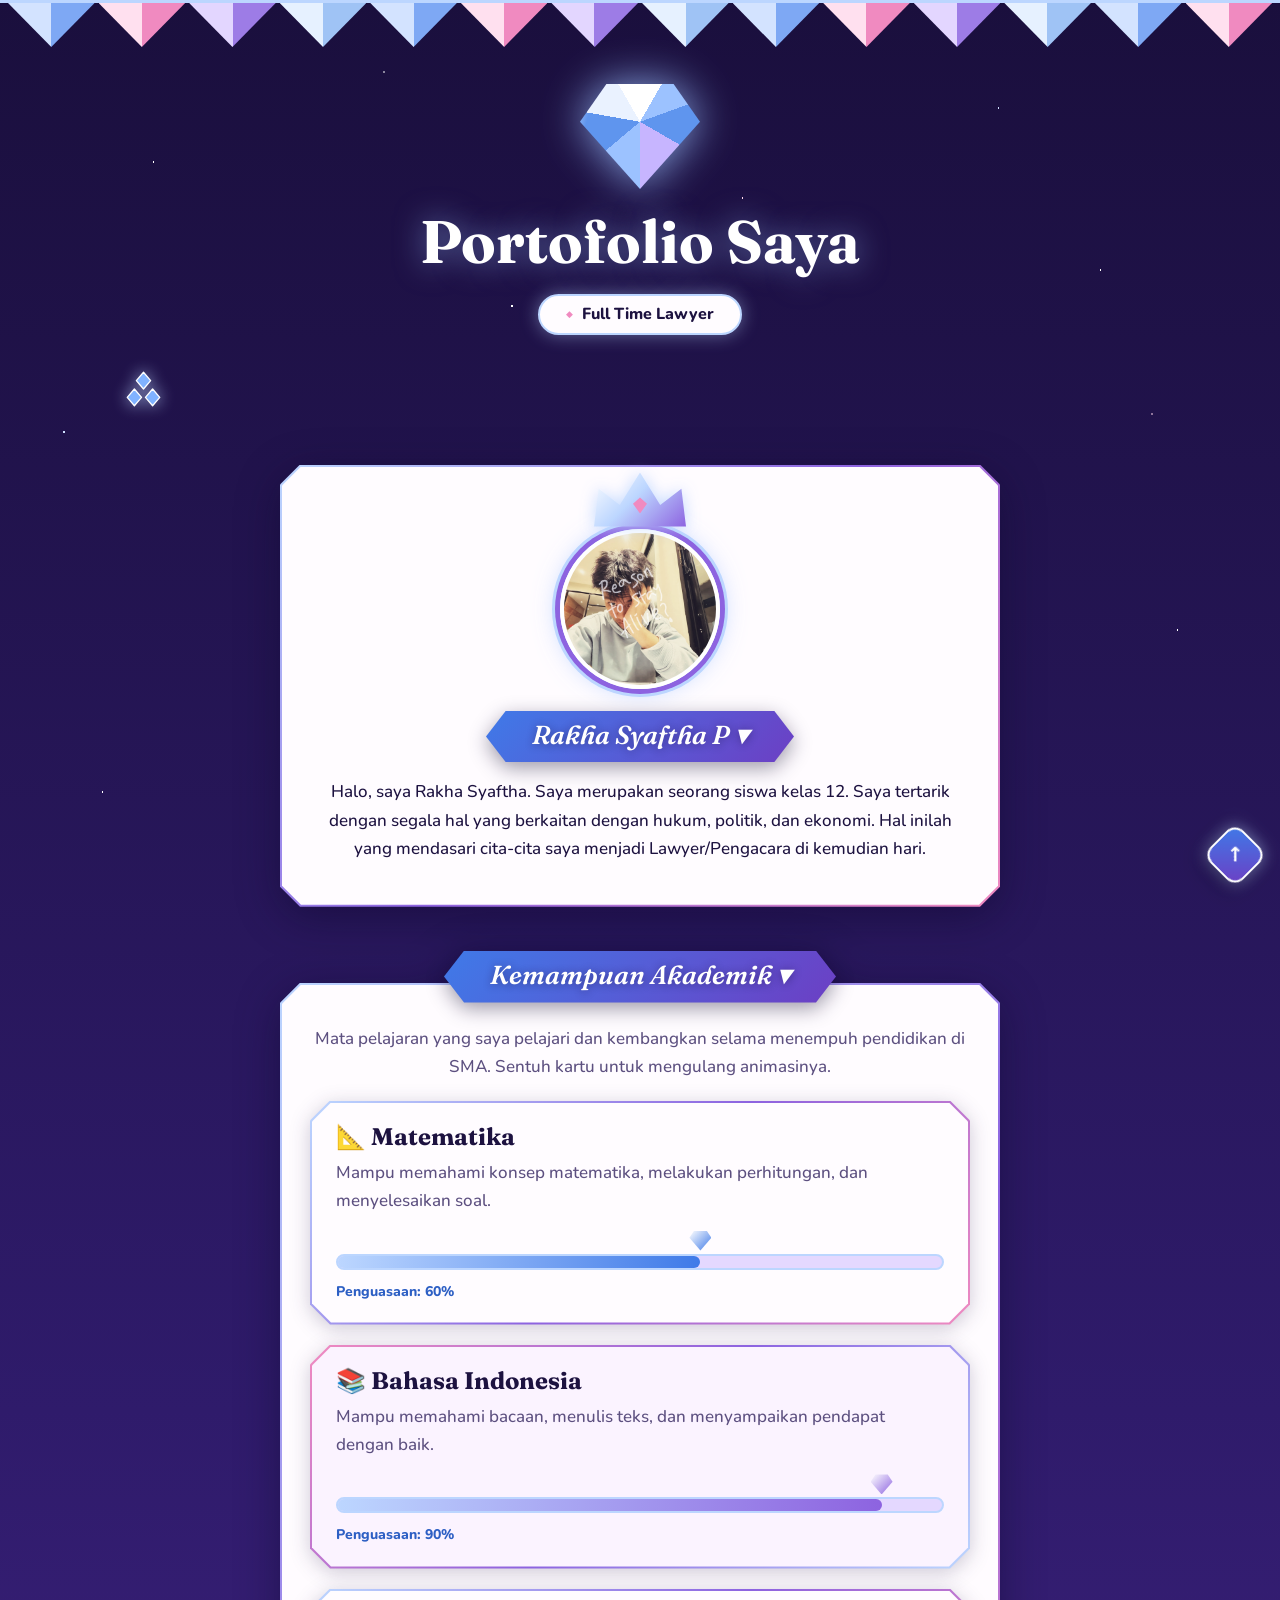
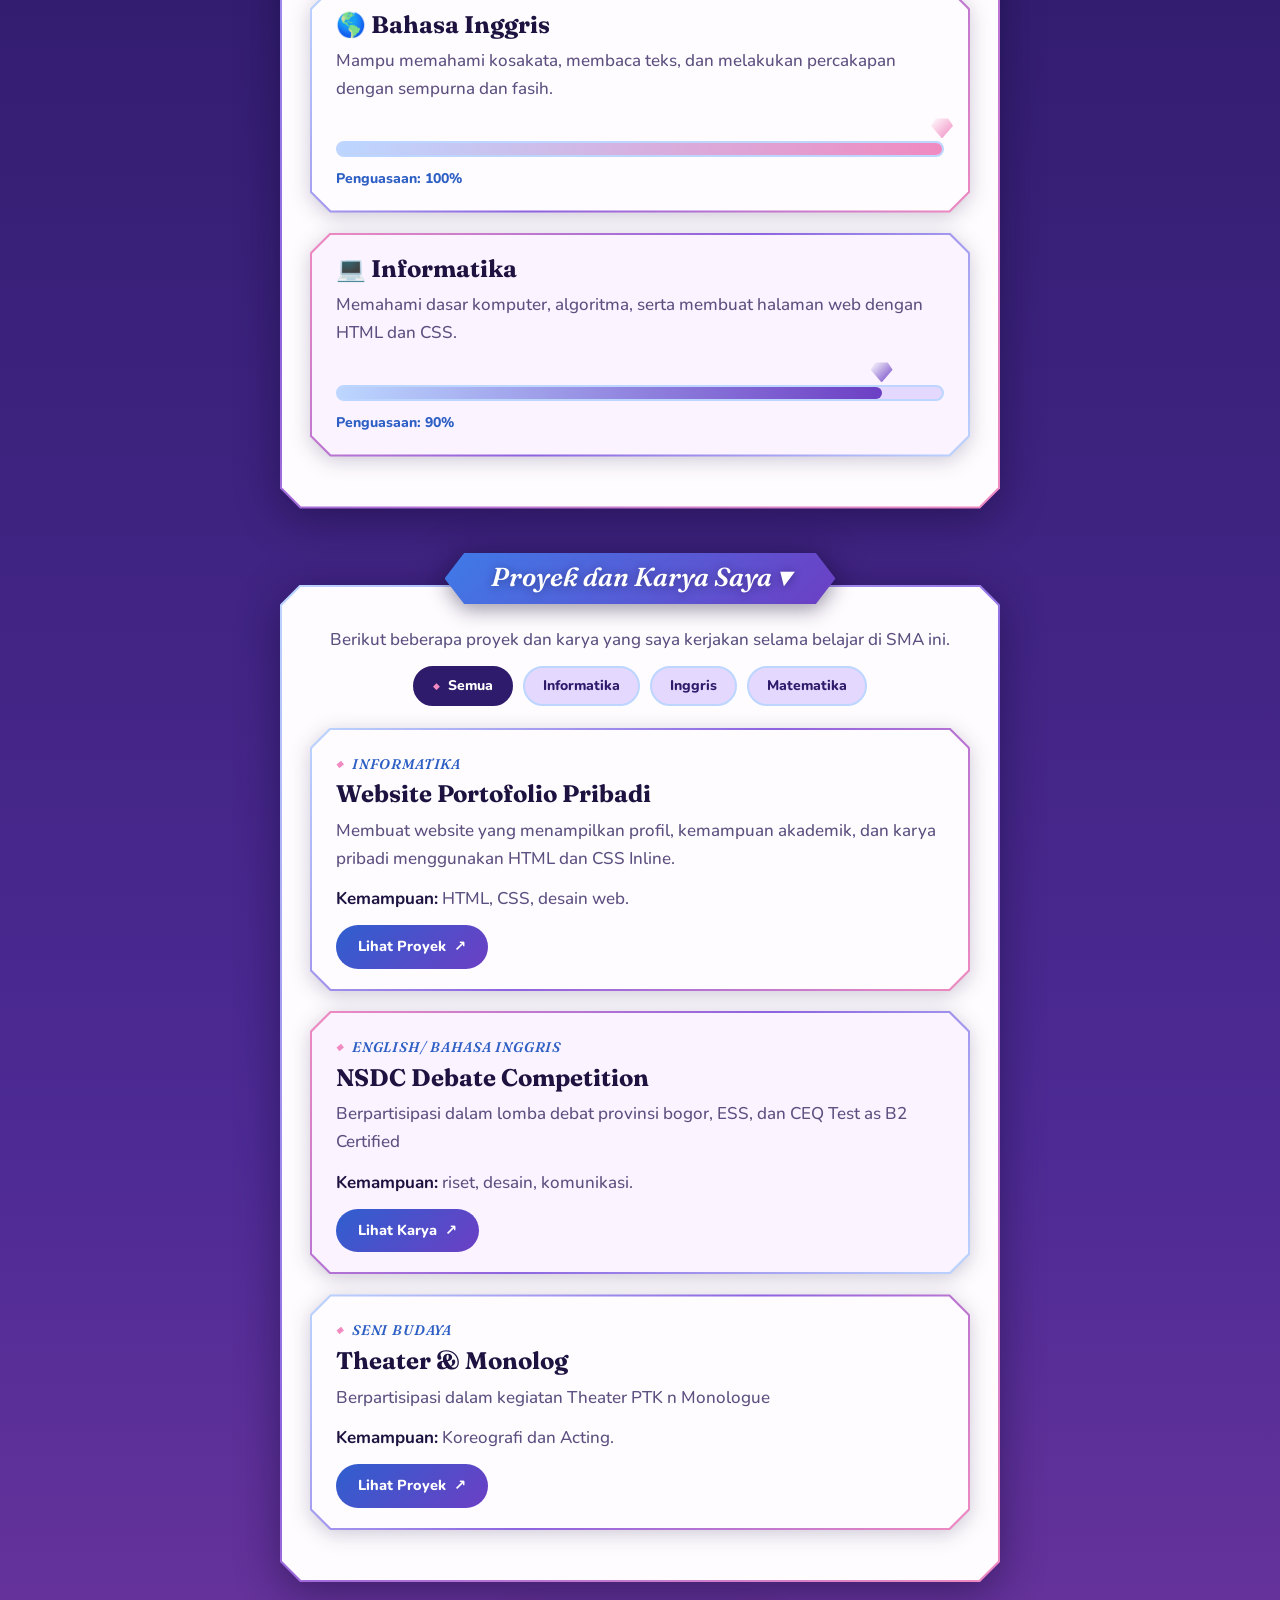
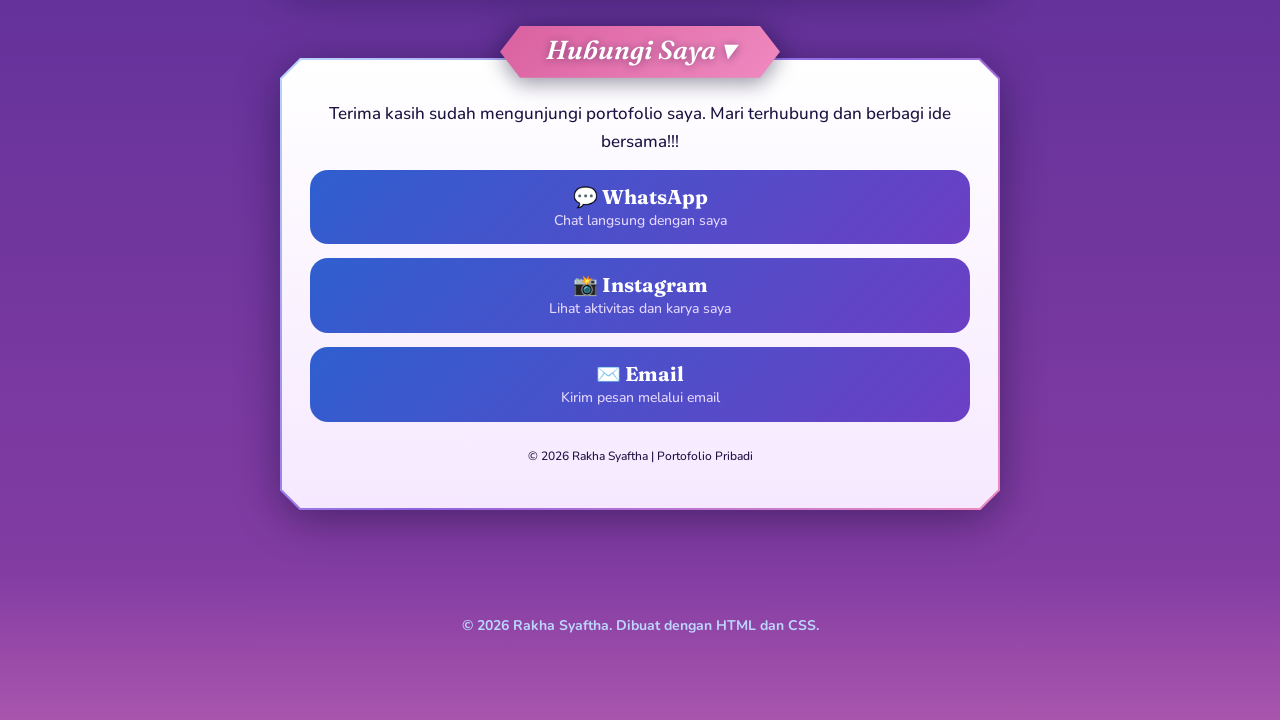
<file: index.html>
<!DOCTYPE html>
<html lang="id">
<head>
    <meta charset="UTF-8">
    <meta name="viewport" content="width=device-width, initial-scale=1.0">
    <title>Portofolio Rakha Syaftha</title>

    <link rel="preconnect" href="https://fonts.googleapis.com">
    <link rel="preconnect" href="https://fonts.gstatic.com" crossorigin>
    <link href="https://fonts.googleapis.com/css2?family=Fraunces:ital,opsz,wght@0,9..144,600;0,9..144,700;1,9..144,600&family=Nunito:wght@500;700;800&display=swap" rel="stylesheet">

    <link rel="stylesheet" href="port.css">
</head>

<body id="top">

    <header>
        <div class="bunting" aria-hidden="true"><i></i><i></i><i></i><i></i><i></i><i></i><i></i><i></i><i></i><i></i><i></i><i></i><i></i><i></i></div>

        <div class="stage">
            <input class="sr-only" type="checkbox" id="kilau">
            <label class="jewel-btn" for="kilau"><span class="jewel-tilt"><span class="jewel"></span></span><span class="sr-only">Sentuh permata</span></label>
            <div class="sparks" aria-hidden="true"><i></i><i></i><i></i><i></i><i></i><i></i></div>
        </div>

        <input class="sr-only" type="checkbox" id="yee">
        <h1><label for="yee"><span class="a">Portofolio Saya</span><span class="b">Rakha Syaftha Perdana</span></label></h1>

        <div class="sign">
            <input class="sr-only" type="radio" name="s" id="s0" checked>
            <input class="sr-only" type="radio" name="s" id="s1">
            <input class="sr-only" type="radio" name="s" id="s2">
            <input class="sr-only" type="radio" name="s" id="s3">
            <label class="l0" for="s1">Full Time Lawyer</label>
            <label class="l1" for="s2">Accountant</label>
            <label class="l2" for="s3">English Native</label>
            <label class="l3" for="s0">Diploma</label>
        </div>
    </header>

    <section class="profile">
        <input class="sr-only" type="checkbox" id="tiara">
        <label class="tiara" for="tiara"><span class="sr-only">Sentuh tiara</span></label>

        <input class="sr-only" type="checkbox" id="spin">
        <label class="photo" for="spin"><img src="Snapchat-935109561.jpg" alt="Foto profil"></label>

        <details open>
            <summary><h2>Rakha Syaftha P</h2></summary>
            <p>
                Halo, saya Rakha Syaftha. Saya merupakan seorang
                siswa kelas 12. Saya tertarik dengan segala hal
                yang berkaitan dengan hukum, politik, dan ekonomi.
                Hal inilah yang mendasari cita-cita saya menjadi
                Lawyer/Pengacara di kemudian hari.
            </p>
        </details>
    </section>

    <section>
        <details open>
            <summary><h2>Kemampuan Akademik</h2></summary>

            <p class="description">
                Mata pelajaran yang saya pelajari dan
                kembangkan selama menempuh pendidikan di SMA.
                Sentuh kartu untuk mengulang animasinya.
            </p>

            <div class="skill-card" style="--v:60">
                <input class="sr-only" type="checkbox" id="k1"><label class="hit" for="k1"><span class="sr-only">Ulangi animasi</span></label>
                <h3>📐 Matematika</h3>
                <p>Mampu memahami konsep matematika, melakukan perhitungan, dan menyelesaikan soal.</p>
                <div class="progress"><div class="progress-bar" style="width: 60%;"></div></div>
                <p class="percentage"></p>
            </div>

            <div class="skill-card" style="--v:90;--c:var(--amethyst)">
                <input class="sr-only" type="checkbox" id="k2"><label class="hit" for="k2"><span class="sr-only">Ulangi animasi</span></label>
                <h3>📚 Bahasa Indonesia</h3>
                <p>Mampu memahami bacaan, menulis teks, dan menyampaikan pendapat dengan baik.</p>
                <div class="progress"><div class="progress-bar" style="width: 90%;"></div></div>
                <p class="percentage"></p>
            </div>

            <div class="skill-card" style="--v:100;--c:var(--rose)">
                <input class="sr-only" type="checkbox" id="k3"><label class="hit" for="k3"><span class="sr-only">Ulangi animasi</span></label>
                <h3>🌎 Bahasa Inggris</h3>
                <p>Mampu memahami kosakata, membaca teks, dan melakukan percakapan dengan sempurna dan fasih.</p>
                <div class="progress"><div class="progress-bar" style="width: 100%;"></div></div>
                <p class="percentage"></p>
            </div>

            <div class="skill-card" style="--v:90;--c:var(--violet)">
                <input class="sr-only" type="checkbox" id="k4"><label class="hit" for="k4"><span class="sr-only">Ulangi animasi</span></label>
                <h3>💻 Informatika</h3>
                <p>Memahami dasar komputer, algoritma, serta membuat halaman web dengan HTML dan CSS.</p>
                <div class="progress"><div class="progress-bar" style="width: 90%;"></div></div>
                <p class="percentage"></p>
            </div>
        </details>
    </section>

    <section class="proj">
        <details open>
            <summary><h2>Proyek dan Karya Saya</h2></summary>

            <p class="description">
                Berikut beberapa proyek dan karya yang saya
                kerjakan selama belajar di SMA ini.
            </p>

            <div class="chips" role="group" aria-label="Filter kategori">
                <input class="sr-only" type="radio" name="kat" id="f-semua" checked><label for="f-semua">Semua</label>
                <input class="sr-only" type="radio" name="kat" id="f-info"><label for="f-info">Informatika</label>
                <input class="sr-only" type="radio" name="kat" id="f-eng"><label for="f-eng">Inggris</label>
                <input class="sr-only" type="radio" name="kat" id="f-mat"><label for="f-mat">Matematika</label>
            </div>

            <div class="project-card" data-k="info">
                <p class="category">INFORMATIKA</p>
                <h3>Website Portofolio Pribadi</h3>
                <p>
                    Membuat website yang menampilkan profil,
                    kemampuan akademik, dan karya pribadi
                    menggunakan HTML dan CSS Inline.
                </p>
                <p><b>Kemampuan:</b> HTML, CSS, desain web.</p>
                <a href="yeh.html" class="project-button">Lihat Proyek</a>
            </div>

            <div class="project-card" data-k="eng">
                <p class="category">ENGLISH/ BAHASA INGGRIS</p>
                <h3>NSDC Debate Competition</h3>
                <p>Berpartisipasi dalam lomba debat provinsi bogor, ESS, dan CEQ Test as B2 Certified</p>
                <p><b>Kemampuan:</b> riset, desain, komunikasi.</p>
                <a href="nsdc.html" class="project-button">Lihat Karya</a>
            </div>

            <div class="project-card" data-k="mat">
                <p class="category">SENI BUDAYA</p>
                <h3>Theater & Monolog </h3>
                <p>
                    Berpartisipasi dalam kegiatan Theater PTK n Monologue
                </p>
                <p><b>Kemampuan:</b> Koreografi dan Acting.</p>
                <a href="ptk.html" class="project-button">Lihat Proyek</a>
            </div>
        </details>
    </section>

    <section class="contact">
        <details open>
            <summary><h2>Hubungi Saya</h2></summary>

            <p>
                Terima kasih sudah mengunjungi portofolio saya.
                Mari terhubung dan berbagi ide bersama!!!
            </p>

            <a href="https://wa.me/6288289358517" target="_blank" rel="noopener noreferrer" class="contact-button">
                💬 WhatsApp
                <span>Chat langsung dengan saya</span>
            </a>

            <a href="https://www.instagram.com/rakhasyaftha/" target="_blank" rel="noopener noreferrer" class="contact-button">
                📸 Instagram
                <span>Lihat aktivitas dan karya saya</span>
            </a>

            <a href="mailto:rakha.syaftha@gmail.com" class="contact-button">
                ✉️ Email
                <span>Kirim pesan melalui email</span>
            </a>

            <p style="font-size: 12px; margin-top: 25px;">
                © 2026 Rakha Syaftha | Portofolio Pribadi
            </p>
        </details>
    </section>

    <footer>
        <p><a href="#top">&copy; 2026 Rakha Syaftha. Dibuat dengan HTML dan CSS.</a></p>
        <div class="row">
        </div>
    </footer>
    <a class="up" href="#top" aria-label="Kembali ke atas"><span aria-hidden="true">↑</span></a>

</body>
</html>
</file>
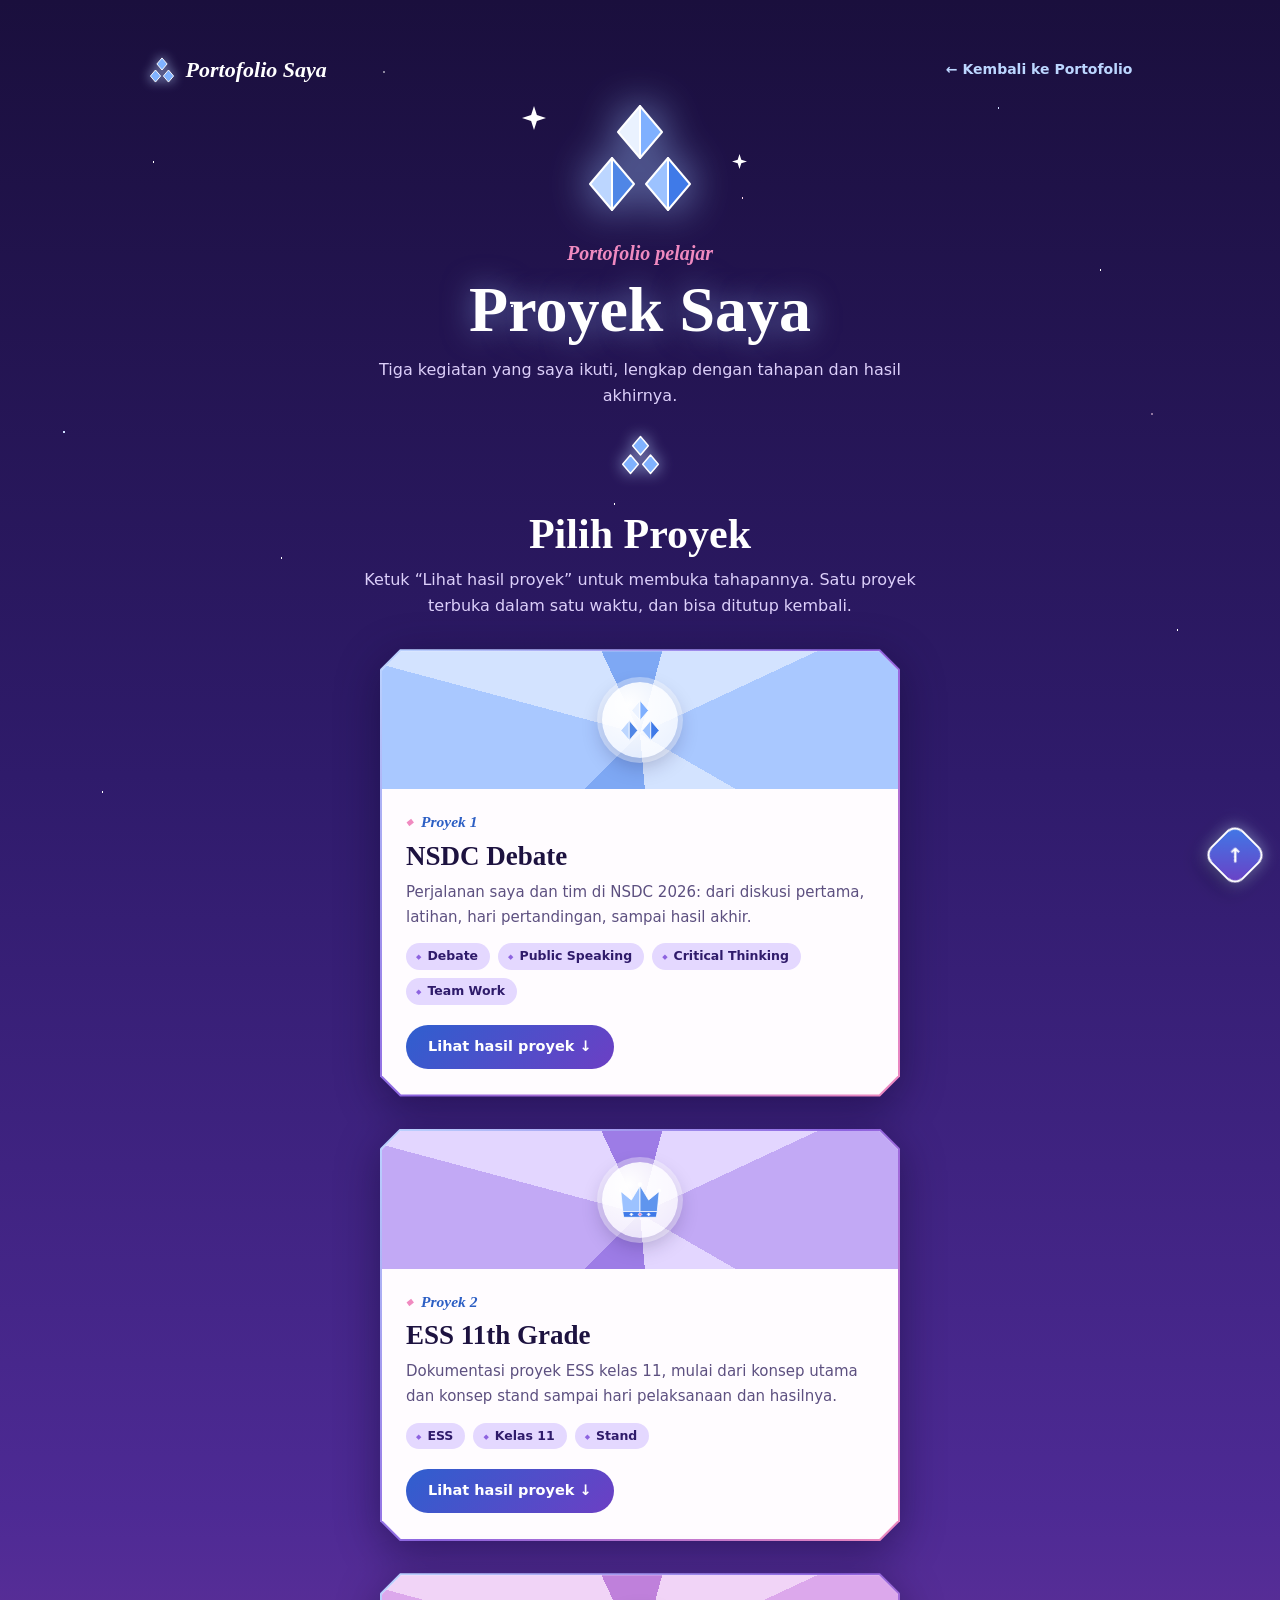
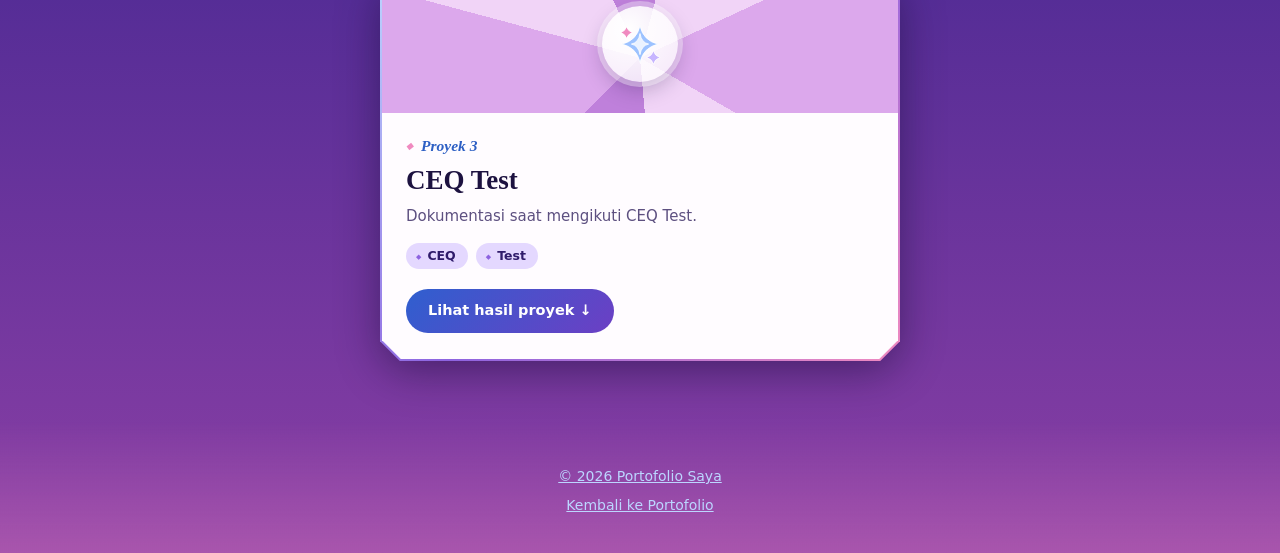
<file: nsdc.html>
<!DOCTYPE html>
<html lang="id">
<head>
  <meta charset="UTF-8">
  <meta name="viewport" content="width=device-width, initial-scale=1.0">
  <meta name="description" content="Dokumentasi proyek saya: NSDC Debate, ESS 11th Grade, dan CEQ Test.">
  <title>NSDC Debate, ESS 11th Grade &amp; CEQ Test | Portofolio Saya</title>
  <link rel="stylesheet" href="yeh.css">
  <link rel="stylesheet" href="nsdc.css">
</head>
<body id="top">
  <a class="skip" href="#daftar">Lewati ke daftar proyek</a>

  <header class="hero">
    <nav class="bar">
      <a class="logo" href="index.html"><span class="mark" aria-hidden="true"></span>Portofolio Saya</a>
      <a class="back" href="index.html">← Kembali ke Portofolio</a>
    </nav>
    <div class="hero-in">
      <input class="sr-only" type="checkbox" id="kilau">
      <label class="jewel-btn" for="kilau">
        <span class="jewel-tilt">
          <svg class="mascot" viewBox="0 0 96 90" stroke="#fff" stroke-width="1.6" stroke-linejoin="round" role="img" aria-label="Lambang Rarity: tiga permata biru">
            <g class="g"><path fill="#eaf2ff" d="M48 3.2 30.4 24 48 44.8z"/><path fill="#7fb0ff" d="M48 3.2 65.6 24 48 44.8z"/></g>
            <g class="g"><path fill="#bcd6ff" d="M25.6 44.8 8 65.6l17.6 20.8z"/><path fill="#4f86e6" d="M25.6 44.8l17.6 20.8-17.6 20.8z"/></g>
            <g class="g"><path fill="#9cc2ff" d="M70.4 44.8 52.8 65.6l17.6 20.8z"/><path fill="#3f7ae8" d="M70.4 44.8 88 65.6 70.4 86.4z"/></g>
          </svg>
        </span>
      </label>
      <div class="sparks" aria-hidden="true"><i></i><i></i><i></i><i></i><i></i><i></i><i></i><i></i></div>
      <p class="kicker">Portofolio pelajar</p>
      <h1>Proyek Saya</h1>
      <p class="lede">Tiga kegiatan yang saya ikuti, lengkap dengan tahapan dan hasil akhirnya.</p>
    </div>
    <div class="sep" aria-hidden="true"></div>
  </header>

  <main class="wrap">
    <section class="intro">
      <h2>Pilih Proyek</h2>
      <p>Ketuk “Lihat hasil proyek” untuk membuka tahapannya. Satu proyek terbuka dalam satu waktu, dan bisa ditutup kembali.</p>
    </section>

    <!-- p0 = semua proyek tertutup. Tiap proyek punya radio sendiri (p1, p2, p3) dengan name yang sama -->
    <input class="sr-only" type="radio" name="proyek" id="p0" aria-label="Tutup semua proyek" checked>

    <div class="stack" id="daftar">

      <section class="proyek" id="proyek-1">
        <input class="sr-only" type="radio" name="proyek" id="p1" aria-label="Buka proyek NSDC Debate">
        <article class="gem">
          <div class="gem-cut"><div class="gem-face">
            <div class="facets t-sapphire"><span class="orb" aria-hidden="true">
              <svg viewBox="0 0 96 90" stroke="#fff" stroke-width="1.6" stroke-linejoin="round"><g class="g"><path fill="#eaf2ff" d="M48 3.2 30.4 24 48 44.8z"/><path fill="#7fb0ff" d="M48 3.2 65.6 24 48 44.8z"/></g><g class="g"><path fill="#bcd6ff" d="M25.6 44.8 8 65.6l17.6 20.8z"/><path fill="#4f86e6" d="M25.6 44.8l17.6 20.8-17.6 20.8z"/></g><g class="g"><path fill="#9cc2ff" d="M70.4 44.8 52.8 65.6l17.6 20.8z"/><path fill="#3f7ae8" d="M70.4 44.8 88 65.6 70.4 86.4z"/></g></svg>
            </span></div>
            <div class="gem-body">
              <p class="cat">Proyek 1</p>
              <h3>NSDC Debate</h3>
              <p class="desc">Perjalanan saya dan tim di NSDC 2026: dari diskusi pertama, latihan, hari pertandingan, sampai hasil akhir.</p>
              <ul class="tags"><li>Debate</li><li>Public Speaking</li><li>Critical Thinking</li><li>Team Work</li></ul>
              <label class="go go-buka" for="p1">Lihat hasil proyek ↓</label>
              <label class="go go-tutup" for="p0">Tutup ↑</label>
            </div>
          </div></div>
        </article>

        <div class="panel">
          <section class="intro">
            <h2>The Steps.</h2>
            <p>Empat tahap yang kami lalui, hingga mencapai hasil akhir dari lomba ini.</p>
          </section>

          <section class="grid" aria-label="Tahapan proyek NSDC Debate">
            <article class="gem">
              <div class="gem-cut"><div class="gem-face">
                <figure class="shot"><img src="IMG-20260416-WA0094.jpg" alt="Anggota tim duduk mengelilingi meja dan berdiskusi pada pertemuan pertama" loading="lazy"></figure>
                <div class="gem-body">
                  <p class="cat">Awal</p>
                  <h3>First Discussion</h3>
                  <p class="desc">Tim berkumpul untuk pertama kalinya. Kami mulai membahas mosi untuk latihan, sistem debat yang digunakan dalam lomba, dan menentukan jadwal latihan</p>
                </div>
              </div></div>
            </article>

            <article class="gem">
              <div class="gem-cut"><div class="gem-face">
                <figure class="shot"><img src="IMG-20260512-WA0037.jpg" alt="Seorang anggota tim berdiri menyampaikan argumen saat latihan, yang lain menyimak" loading="lazy"></figure>
                <div class="gem-body">
                  <p class="cat">Latihan</p>
                  <h3>Preparation</h3>
                  <p class="desc">Kami berlatih dengan mosi yang diberikan oleh para guru kami. kami berlatih debat dengan sesama tim hingga melakukan debat dengan para guru kami</p>
                </div>
              </div></div>
            </article>

            <article class="gem wide">
              <div class="gem-cut"><div class="gem-face">
                <div class="duo">
                  <figure class="shot"><img src="IMG-20260523-WA0009.jpg" alt="Anggota tim duduk bersama dengan tanda pengenal di lapangan tempat acara" loading="lazy"></figure>
                  <figure class="shot"><img src="IMG-20260523-WA0057.jpg" alt="Tim berpose bersama di depan spanduk NSDC 2026" loading="lazy"></figure>
                </div>
                <div class="gem-body">
                  <p class="cat">Hari pertandingan</p>
                  <h3>D-Day</h3>
                  <p class="desc">Hari pertandingan NSDC 2026 tiba</p>
                </div>
              </div></div>
            </article>

            <article class="gem wide">
              <div class="gem-cut"><div class="gem-face">
                <figure class="shot flat"><img src="IMG-20260523-WA0047.jpg" alt="Tangkapan layar papan peringkat: tim berada di peringkat 9 dengan skor 239,00, 231,50, dan 224,50" loading="lazy"></figure>
                <div class="gem-body">
                  <p class="cat">Hasil</p>
                  <h3>The Result</h3>
                  <ul class="stats">
                    <li><strong>9</strong>Peringkat</li>
                    <li><strong>2</strong>Kemenangan</li>
                    <li><strong>3</strong>Ronde</li>
                  </ul>
                  <p class="desc">Tim kami menutup kompetisi di peringkat ke-9 dengan skor 239,00, 231,50, dan 224,50 pada tiga ronde.</p>
                </div>
              </div></div>
            </article>
          </section>

          <section class="gem note">
            <div class="gem-cut"><div class="gem-face note-body">
              <h2>Valuable Memories</h2>
              <p>Setiap ronde melatih saya untuk berpikir secara cepat dengan segala argumen yang tak terduga dari lawan kami, kompetisi ini juga membuat saya berbicara lebih percaya diri, dan bekerja sama dengan mengandalkan satu sama lain sebagai tim.</p>
            </div></div>
          </section>

          <p class="panel-end"><label class="go go-alt" for="p0">Tutup ↑</label></p>
        </div>
      </section>

      <section class="proyek" id="proyek-2">
        <input class="sr-only" type="radio" name="proyek" id="p2" aria-label="Buka proyek ESS 11th Grade">
        <article class="gem">
          <div class="gem-cut"><div class="gem-face">
            <div class="facets t-amethyst"><span class="orb" aria-hidden="true">
              <svg viewBox="0 0 96 90" stroke="#fff" stroke-width="1.6" stroke-linejoin="round"><path fill="#9cc2ff" d="M12 70 8 28l22 18 18-30v54z"/><path fill="#5f95ee" d="M48 16l18 30 22-18-4 42H48z"/><path fill="#3f7ae8" d="M12 70h72l-2 12H14z"/><path fill="#f08ac0" d="M48 72l4 4-4 4-4-4z"/><path fill="#fff" d="M30 73l3 3-3 3-3-3zM66 73l3 3-3 3-3-3z"/><circle class="g" cx="8" cy="26" r="3.2" fill="#fff"/><circle class="g" cx="48" cy="13" r="3.8" fill="#fff"/><circle class="g" cx="88" cy="26" r="3.2" fill="#fff"/></svg>
            </span></div>
            <div class="gem-body">
              <p class="cat">Proyek 2</p>
              <h3>ESS 11th Grade</h3>
              <p class="desc">Dokumentasi proyek ESS kelas 11, mulai dari konsep utama dan konsep stand sampai hari pelaksanaan dan hasilnya.</p>
              <ul class="tags"><li>ESS</li><li>Kelas 11</li><li>Stand</li></ul>
              <label class="go go-buka" for="p2">Lihat hasil proyek ↓</label>
              <label class="go go-tutup" for="p0">Tutup ↑</label>
            </div>
          </div></div>
        </article>

        <div class="panel">
          <section class="bento" aria-label="Dokumentasi proyek ESS 11th Grade">
            <div class="strip s1">
              <article class="gem">
                <div class="gem-cut"><div class="gem-face">
                  <figure class="shot" style="aspect-ratio:1080/1636"><img src="Screenshot_20261128_102950_WhatsApp.jpg" alt="Main Concept" loading="lazy" style="object-position:50% 50%"><span class="orb pin" aria-hidden="true">💡</span></figure>
                  <div class="gem-body facets cap t-sapphire"><h3>Main Concept</h3></div>
                </div></div>
              </article>
              <article class="gem">
                <div class="gem-cut"><div class="gem-face">
                  <figure class="shot" style="aspect-ratio:1599/899"><img src="stand-concept.jpg" alt="Stand Concept" loading="lazy" style="object-position:50% 50%"><span class="orb pin" aria-hidden="true">✏️</span></figure>
                  <div class="gem-body facets cap t-amethyst"><h3>Stand Concept</h3></div>
                </div></div>
              </article>
            </div>
            <div class="strip s2">
              <article class="gem">
                <div class="gem-cut"><div class="gem-face">
                  <figure class="shot" style="aspect-ratio:3/4"><img src="IMG-20260615-WA0114(1).jpg" alt="D-Day" loading="lazy" style="object-position:50% 50%"><span class="orb pin" aria-hidden="true">🎉</span></figure>
                  <div class="gem-body facets cap t-orchid"><h3>D-Day</h3></div>
                </div></div>
              </article>
              <article class="gem">
                <div class="gem-cut"><div class="gem-face">
                  <figure class="shot" style="aspect-ratio:9/16"><img src="IMG-20260615-WA0135.jpg" alt="The Result" loading="lazy" style="object-position:50% 50%"><span class="orb pin" aria-hidden="true">🏅</span></figure>
                  <div class="gem-body facets cap t-rose"><h3>The Result</h3></div>
                </div></div>
              </article>
            </div>
          </section>

          <p class="panel-end"><label class="go go-alt" for="p0">Tutup ↑</label></p>
        </div>
      </section>

      <section class="proyek" id="proyek-3">
        <input class="sr-only" type="radio" name="proyek" id="p3" aria-label="Buka proyek CEQ Test">
        <article class="gem">
          <div class="gem-cut"><div class="gem-face">
            <div class="facets t-orchid"><span class="orb" aria-hidden="true">
              <svg viewBox="0 0 96 90" stroke="#fff" stroke-width="1.6" stroke-linejoin="round"><path fill="#9cc2ff" d="M48 6Q55 37 86 44Q55 51 48 82Q41 51 10 44Q41 37 48 6z"/><path fill="#eaf2ff" d="M48 22Q51 41 66 44Q51 47 48 66Q45 47 30 44Q45 41 48 22z"/><path class="g" fill="#f08ac0" d="M20 8Q23 17 32 20Q23 23 20 32Q17 23 8 20Q17 17 20 8z"/><path class="g" fill="#c7b5ff" d="M76 58Q79 69 90 72Q79 75 76 86Q73 75 62 72Q73 69 76 58z"/></svg>
            </span></div>
            <div class="gem-body">
              <p class="cat">Proyek 3</p>
              <h3>CEQ Test</h3>
              <p class="desc">Dokumentasi saat mengikuti CEQ Test.</p>
              <ul class="tags"><li>CEQ</li><li>Test</li></ul>
              <label class="go go-buka" for="p3">Lihat hasil proyek ↓</label>
              <label class="go go-tutup" for="p0">Tutup ↑</label>
            </div>
          </div></div>
        </article>

        <div class="panel">
          <section class="bento" aria-label="Dokumentasi proyek CEQ Test">
            <div class="strip solo">
              <article class="gem">
                <div class="gem-cut"><div class="gem-face">
                  <figure class="shot" style="aspect-ratio:4/5"><img src="IMG-20260606-WA0077.jpg" alt="CEQ Test" loading="lazy" style="object-position:50% 100%"><span class="orb pin" aria-hidden="true">📝</span></figure>
                  <div class="gem-body facets cap t-periwinkle"><h3><time datetime="2025-06-06">June 6 2025</time></h3></div>
                </div></div>
              </article>
            </div>
          </section>

          <p class="panel-end"><label class="go go-alt" for="p0">Tutup ↑</label></p>
        </div>
      </section>

    </div>
  </main>

  <footer class="foot">
    <p><a href="index.html">© 2026 Portofolio Saya</a></p>
    <p><a href="index.html">Kembali ke Portofolio</a></p>
  </footer>

  <a class="up" href="#top" aria-label="Kembali ke atas"><span aria-hidden="true">↑</span></a>
</body>
</html>
</file>
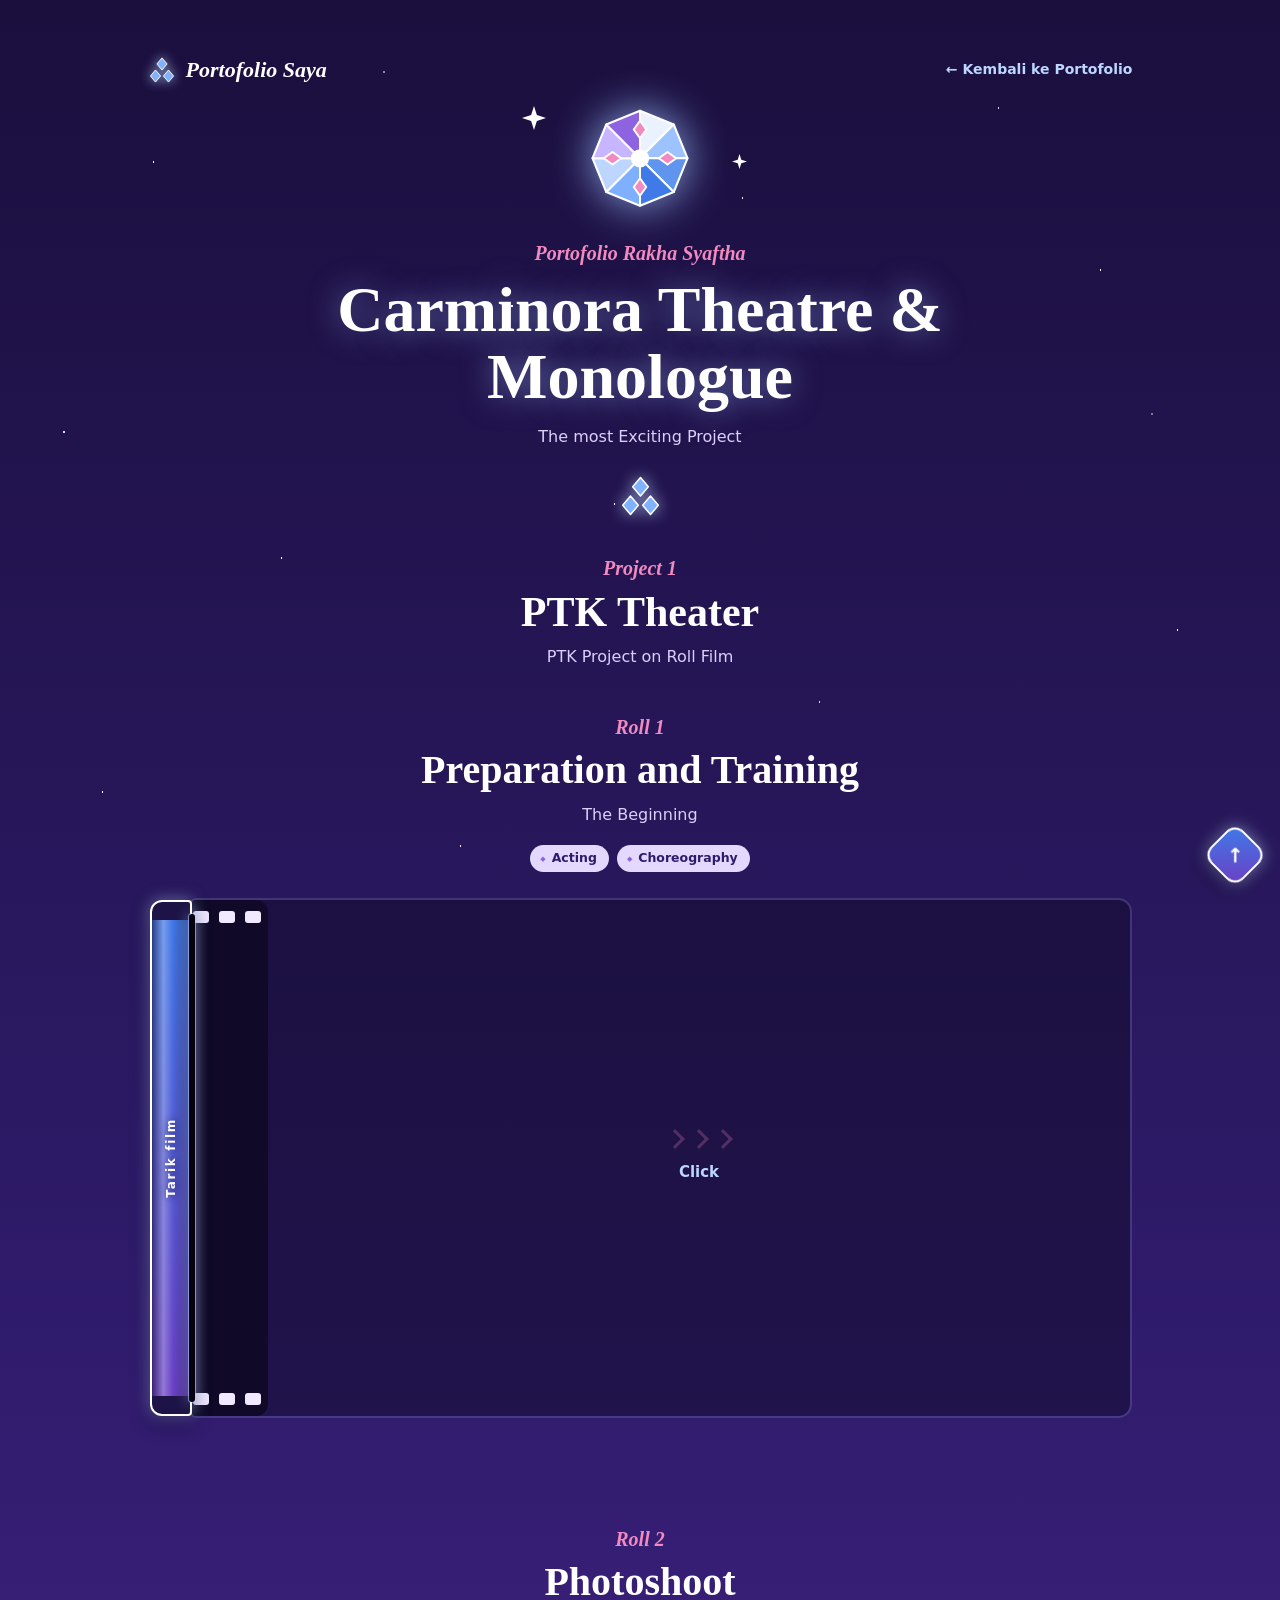
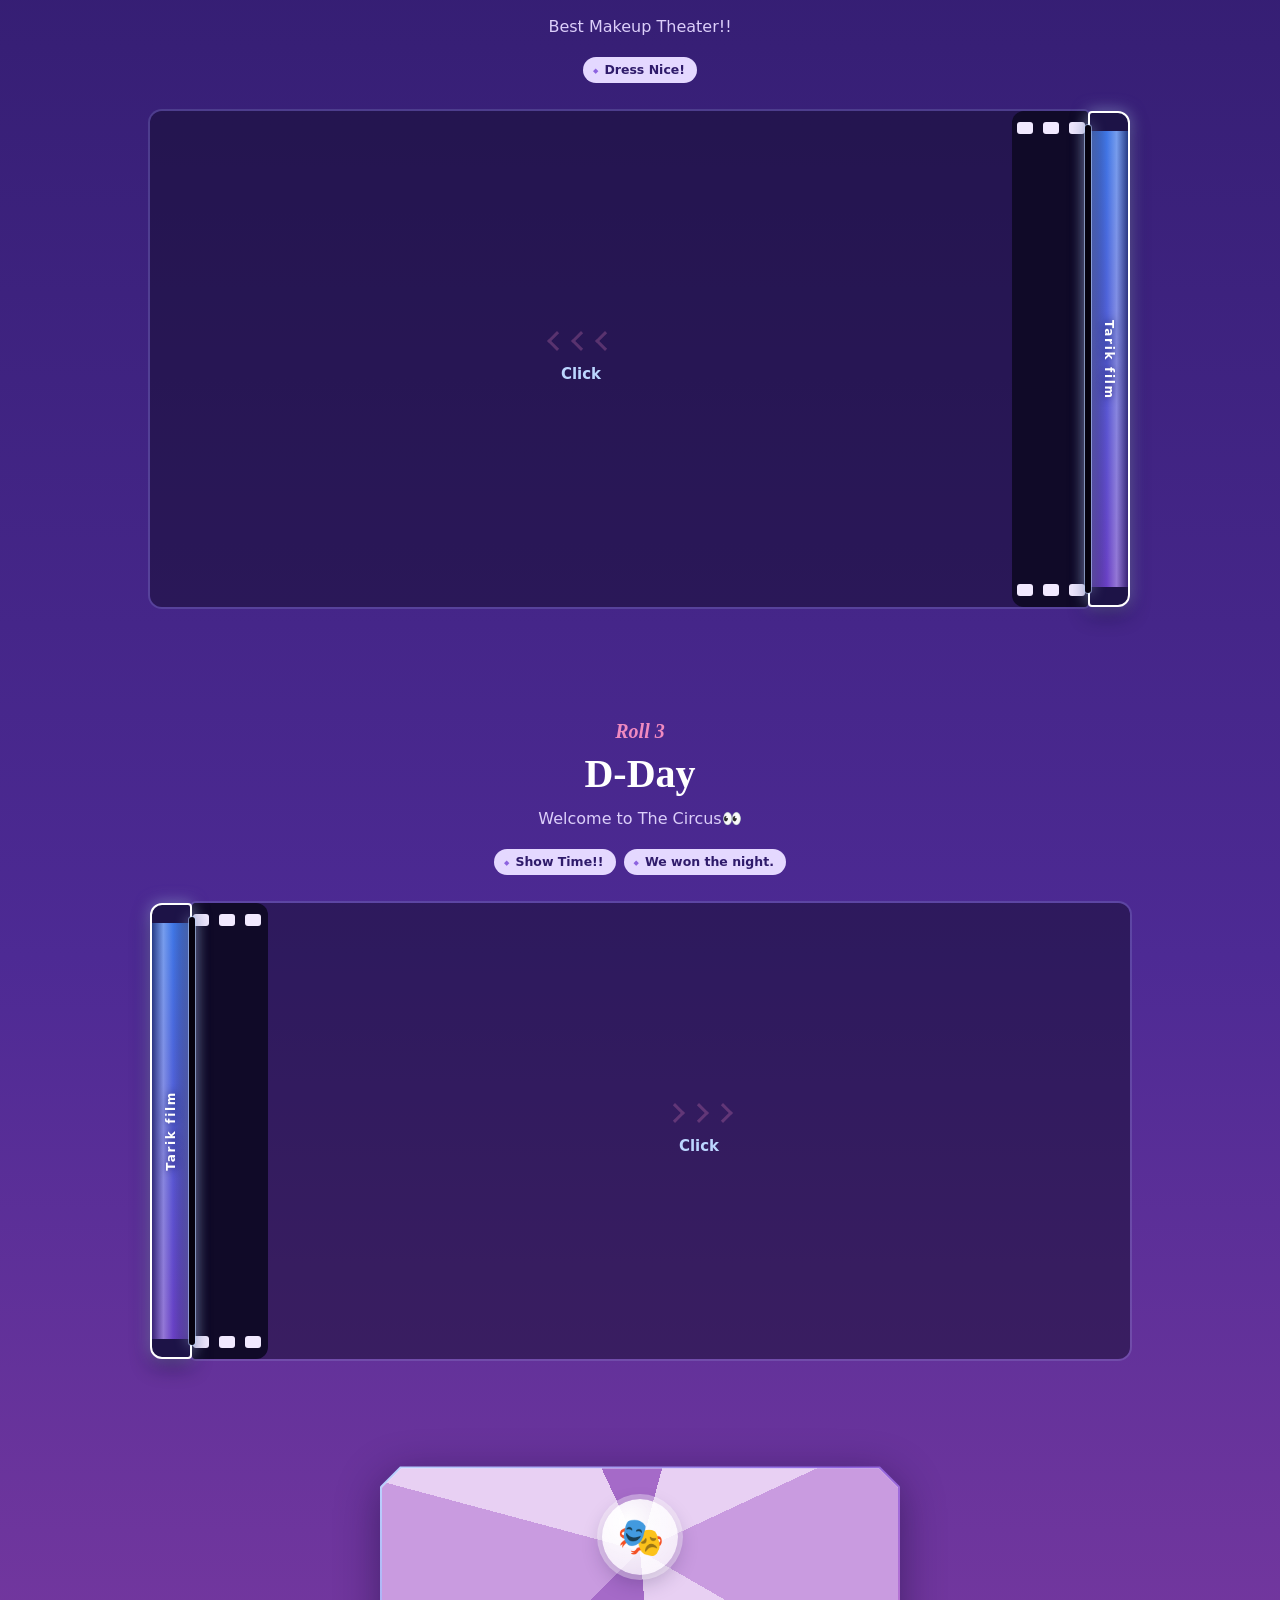
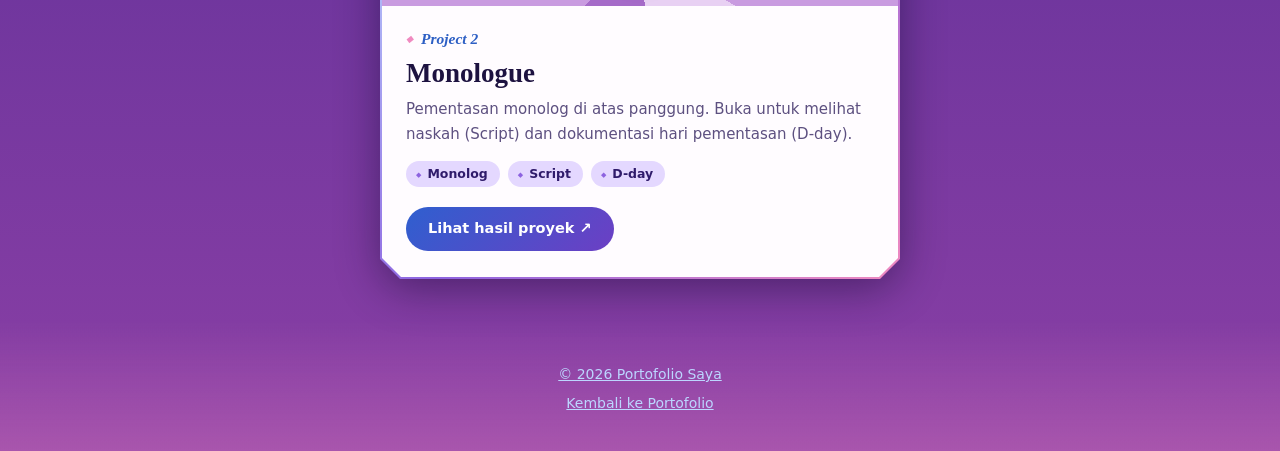
<file: ptk.html>
<!DOCTYPE html>
<html lang="id">
<head>
  <meta charset="UTF-8">
  <meta name="viewport" content="width=device-width, initial-scale=1.0">
  <meta name="description" content="Perjalanan Carminora Theatre menuju pertunjukan Come Back Home: latihan, pemotretan, dan hari-H.">
  <title>Carminora Theatre | Portofolio Saya</title>
  <link rel="stylesheet" href="yeh.css">
  <link rel="stylesheet" href="ptk.css">
  <style>
    /* ===== PROJECT 2: MONOLOGUE (kotak permata + jendela Script dan D-day) =====
       Hanya menambah kelas baru (mono-*), jadi tampilan roll film Project 1 tidak berubah.
       Boleh dipindahkan ke paling bawah ptk.css kalau mau. */
    .intro .kicker { margin: 0 0 4px; max-width: none; color: var(--rose); }   /* label "Project 1" */
    .mono { max-width: 520px; margin: 0 auto 20px; }
    .mono-card { position: relative; scroll-margin-top: 20px; }
    .mono-card .go::after { content: ""; position: absolute; inset: 0; }       /* seluruh kotak bisa diklik */
    .mono-card .go:hover { transform: none; }

    .mono-view { position: fixed; inset: 0; z-index: 200; display: none; place-items: center; padding: 18px; }
    .mono-view:target { display: grid; animation: mono-in .25s ease-out; }
    .mono-view:has(:target) { display: grid; }
    body:has(.mono-view:target) { overflow: hidden; }
    body:has(.mono-view :target) { overflow: hidden; }
    .mono-bg { position: absolute; inset: 0; background: rgba(10, 4, 40, .82); }
    .mono-panel { position: relative; width: min(720px, 100%); filter: drop-shadow(0 18px 40px rgba(0, 0, 0, .55)); }
    .mono-scroll { max-height: calc(100vh - 40px); max-height: calc(100dvh - 40px); overflow-y: auto; overscroll-behavior: contain; scroll-behavior: smooth; }
    .mono-head { position: sticky; top: 0; z-index: 2; display: flex; justify-content: space-between; align-items: center; gap: 12px; padding: 14px 18px 12px 24px; background: var(--pearl); border-bottom: 2px solid var(--lilac); }
    .mono-head .cat { margin: 0 0 2px; }
    .mono-head h3 { margin: 0; font-family: var(--serif); font-weight: 700; font-size: 26px; line-height: 1.1; color: var(--ink); }
    .mono-x { flex: none; width: 40px; height: 40px; display: grid; place-items: center; border-radius: 50%; background: var(--lilac); color: var(--indigo); font-weight: 800; text-decoration: none; }
    .mono-x:hover { background: var(--ice); }
    .mono-nav { display: flex; gap: 10px; padding: 16px 24px 0; }
    .mono-nav a { padding: 5px 16px; border: 2px solid var(--ice); border-radius: 999px; color: var(--indigo); font-weight: 800; font-size: 13.5px; text-decoration: none; }
    .mono-nav a:hover { background: var(--lilac); }
    .mono-sec { padding: 22px 24px 4px; scroll-margin-top: 84px; }
    .mono-sec:last-child { padding-bottom: 28px; }
    .mono-sec h4 { margin: 0 0 12px; font-family: var(--serif); font-weight: 700; font-size: 24px; color: var(--ink); }
    .mono-sec h4::before { content: "\25C6"; font-size: 10px; margin-right: 10px; color: var(--rose); vertical-align: 3px; }
    .mono-doc { padding: 18px 20px; border: 2px solid var(--lilac); border-radius: 14px; background: #fff; color: var(--ink); font-size: 15.5px; line-height: 1.75; }
    .mono-doc p { margin: 0 0 .9em; }
    .mono-doc p:last-child { margin-bottom: 0; }
    .mono-sec .go { margin-top: 16px; }
    .mono-sec img { display: block; width: 100%; max-width: 440px; height: auto; margin: 0 auto; border: 2px solid var(--lilac); border-radius: 14px; }
    @keyframes mono-in { from { opacity: 0; transform: scale(.97); } }
    @media (prefers-reduced-motion: reduce) {
      .mono-view:target { animation: none; }
      .mono-scroll { scroll-behavior: auto; }
    }
  </style>
</head>
<body id="top">
  <a class="skip" href="#rolls">Lewati ke roll film</a>

  <header class="hero">
    <nav class="bar">
      <a class="logo" href="index.html"><span class="mark" aria-hidden="true"></span>Portofolio Saya</a>
      <a class="back" href="index.html">← Kembali ke Portofolio</a>
    </nav>
    <div class="hero-in">
      <input class="sr-only" type="checkbox" id="kilau">
      <label class="jewel-btn" for="kilau">
        <span class="jewel-tilt">
          <svg class="mascot" viewBox="0 0 96 90" stroke="#fff" stroke-width="1.6" stroke-linejoin="round" role="img" aria-label="Lambang gulungan film berkilau">
            <path fill="#eaf2ff" d="M48 45 48 7 75 18z"/><path fill="#9cc2ff" d="M48 45 75 18 86 45z"/>
            <path fill="#5f95ee" d="M48 45 86 45 75 72z"/><path fill="#3f7ae8" d="M48 45 75 72 48 83z"/>
            <path fill="#7fb0ff" d="M48 45 48 83 21 72z"/><path fill="#bcd6ff" d="M48 45 21 72 10 45z"/>
            <path fill="#c7b5ff" d="M48 45 10 45 21 18z"/><path fill="#8d63e0" d="M48 45 21 18 48 7z"/>
            <path fill="#f08ac0" d="M48 15l5 7-5 7-5-7zM63 45l7-5 7 5-7 5zM48 61l5 7-5 7-5-7zM19 45l7-5 7 5-7 5z"/>
            <circle cx="48" cy="45" r="6.5" fill="#fff"/>
          </svg>
        </span>
      </label>
      <div class="sparks" aria-hidden="true"><i></i><i></i><i></i><i></i><i></i><i></i><i></i><i></i></div>
      <p class="kicker">Portofolio Rakha Syaftha</p>
      <h1>Carminora Theatre & Monologue </h1>
      <p class="lede">The most Exciting Project</p>
    </div>
    <div class="sep" aria-hidden="true"></div>
  </header>

  <main class="wrap" id="rolls">
    <section class="intro">
      <p class="kicker">Project 1</p>
      <h2>PTK Theater</h2>
      <p>PTK Project on Roll Film</p>
    </section>

    <!--
      Cara kerja tiap roll:
      - <input class="pull"> adalah saklar tersembunyi (film sudah ditarik atau belum).
      - <label class="can"> (kaleng) dan <label class="tab"> (area kosong) sama-sama menyalakan saklar itu lewat for="pullN".
      - data-from="left"  : film keluar dari kiri ke kanan.
        data-from="right" : film keluar dari kanan ke kiri.
      - Kalau menambah roll baru, ganti angka id pada input, for pada kedua label, dan aria-labelledby.
    -->

    <!-- ===== ROLL 1: foto & video 1-4 (keluar dari kiri) ===== -->
    <section class="roll" aria-labelledby="t1">
      <input class="pull" type="checkbox" role="switch" id="pull1" aria-label="Tarik roll film Preparation and Training">
      <header class="roll-head">
        <p class="kicker">Roll 1</p>
        <h2 id="t1">Preparation and Training</h2>
        <p>The Beginning</p>
        <ul class="tags"><li>Acting</li><li>Choreography</li></ul>
      </header>
      <div class="film" data-from="left" style="--h:min(440px,112vw)">
        <label class="can" for="pull1" aria-hidden="true"><span class="can-txt"></span></label>
        <div class="bay">
          <div class="gate">
            <div class="reel" tabindex="0" role="region" aria-label="Roll film Preparation and Training, geser ke samping">
              <div class="strip">
                <figure class="frame" style="--r:1080/1920"><video src="20250916_170559_1_1.mp4#t=0.1" controls playsinline preload="none" aria-label="Video latihan"></video></figure>
                <figure class="frame" style="--r:848/480"><video src="VID-20251107-WA0023.mp4#t=0.1" controls playsinline preload="none" aria-label="Video latihan gerak bersama di aula"></video></figure>
                <figure class="frame" style="--r:1080/1796"><img src="Screenshot_20261128_133849_Instagram.jpg" alt="Kolase latihan teater “Practice Makes Perfect”: siswa duduk melingkar, bermain peran, dan bermain gitar" loading="lazy" decoding="async"></figure>
                <figure class="frame" style="--r:1080/1920"><img src="Screenshot_20261128_133953_Instagram.jpg" alt="Kolase latihan teater pada Senin 8 Desember 2025 dengan tulisan “Practice Makes Perfect”" loading="lazy" decoding="async"></figure>
              </div>
            </div>
          </div>
          <label class="tab" for="pull1" aria-hidden="true">
            <span class="chev"><span></span><span></span><span></span></span>
            <span class="hint">Click</span>
          </label>
          <button class="nav prev" type="button" aria-label="Frame sebelumnya"><span aria-hidden="true">‹</span></button>
          <button class="nav next" type="button" aria-label="Frame berikutnya"><span aria-hidden="true">›</span></button>
        </div>
      </div>
      <p class="count"></p>
    </section>

    <!-- ===== ROLL 2: foto 5-8 (keluar dari kanan) ===== -->
    <section class="roll" aria-labelledby="t2">
      <input class="pull" type="checkbox" role="switch" id="pull2" aria-label="Tarik roll film Photoshoot">
      <header class="roll-head">
        <p class="kicker">Roll 2</p>
        <h2 id="t2">Photoshoot</h2>
        <p>Best Makeup Theater!!</p>
        <ul class="tags"><li>Dress Nice!</li></ul>
      </header>
      <div class="film" data-from="right" style="--h:min(420px,92vw)">
        <label class="can" for="pull2" aria-hidden="true"><span class="can-txt"></span></label>
        <div class="bay">
          <div class="gate">
            <div class="reel" tabindex="0" role="region" aria-label="Roll film Photoshoot, geser ke samping">
              <div class="strip">
                <figure class="frame" style="--r:1057/1079"><img src="Screenshot_20261128_140210_Instagram.jpg" alt="Dua pemain bersiap di balik layar, satu duduk di lantai dengan wig hitam panjang" loading="lazy" decoding="async"></figure>
                <figure class="frame" style="--r:1055/1080"><img src="Screenshot_20261128_140147_Instagram.jpg" alt="Para pemain berfoto bersama dengan kostum, wig, janggut, dan mahkota sebelum pemotretan" loading="lazy" decoding="async"></figure>
                <figure class="frame" style="--r:1080/1350"><img src="Screenshot_20261128_133618_Instagram.jpg" alt="Poster “Dog Boy” dari Come Back Home: pemain berjas dengan janggut berbulu" loading="lazy" decoding="async"></figure>
                <figure class="frame" style="--r:1080/1336"><img src="Screenshot_20261128_133642_Instagram.jpg" alt="Poster “Oddities, those unique talents”: lima pemain berkostum berdiri di panggung" loading="lazy" decoding="async"></figure>
              </div>
            </div>
          </div>
          <label class="tab" for="pull2" aria-hidden="true">
            <span class="chev"><span></span><span></span><span></span></span>
            <span class="hint">Click</span>
          </label>
          <button class="nav prev" type="button" aria-label="Frame sebelumnya"><span aria-hidden="true">‹</span></button>
          <button class="nav next" type="button" aria-label="Frame berikutnya"><span aria-hidden="true">›</span></button>
        </div>
      </div>
      <p class="count"></p>
    </section>

    <!-- ===== ROLL 3: foto & video 9-12 (keluar dari kiri) ===== -->
    <section class="roll" aria-labelledby="t3">
      <input class="pull" type="checkbox" role="switch" id="pull3" aria-label="Tarik roll film D-Day">
      <header class="roll-head">
        <p class="kicker">Roll 3</p>
        <h2 id="t3">D-Day</h2>
        <p>Welcome to The Circus👀</p>
        <ul class="tags"><li>Show Time!!</li><li>We won the night.</li></ul>
      </header>
      <div class="film" data-from="left" style="--h:min(380px,100vw)">
        <label class="can" for="pull3" aria-hidden="true"><span class="can-txt"></span></label>
        <div class="bay">
          <div class="gate">
            <div class="reel" tabindex="0" role="region" aria-label="Roll film D-Day, geser ke samping">
              <div class="strip">
                <figure class="frame" style="--r:2576/1450"><img src="IMG-20251218-WA0061.jpg" alt="Foto bersama seluruh tim di panggung aula dengan pose hati" loading="lazy" decoding="async"></figure>
                <figure class="frame" style="--r:2576/1932"><img src="motion_photo_4890712884160276483.jpg" alt="Foto bersama tim berkostum di halaman, di depan spanduk acara" loading="lazy" decoding="async"></figure>
                <figure class="frame" style="--r:720/1280"><video src="AQMfKbUqRQNhCU3i_0fOmnjkj6bq7JU7IYa5CsalGqnxSMXjMv7m2d1_x8aFpwx3sYnkxFDMmPjHhTT3JRuSsN1ziuf69SvS.mp4#t=0.1" controls playsinline preload="none" aria-label="Video penampilan dari arah penonton"></video></figure>
                <figure class="frame" style="--r:720/1280"><video src="AQNGGo2xZI1A6OEQyrLlKqOkPFKpQ4WGI1f33bF_Ee6t4ell1dy-iNsjlRFzvWEgq0CfRG-r4Zki-w9JiIAjx4pQ8mH_dUxg.mp4#t=0.1" controls playsinline preload="none" aria-label="Video penampilan di atas panggung"></video></figure>
              </div>
            </div>
          </div>
          <label class="tab" for="pull3" aria-hidden="true">
            <span class="chev"><span></span><span></span><span></span></span>
            <span class="hint">Click</span>
          </label>
          <button class="nav prev" type="button" aria-label="Frame sebelumnya"><span aria-hidden="true">‹</span></button>
          <button class="nav next" type="button" aria-label="Frame berikutnya"><span aria-hidden="true">›</span></button>
        </div>
      </div>
      <p class="count"></p>
    </section>

    <!-- ===== PROJECT 2: MONOLOGUE (kotak permata; klik untuk melihat Script dan D-day) ===== -->
    <section class="mono" aria-label="Project 2: Monologue">
      <article class="gem mono-card" id="project-2">
        <div class="gem-cut"><div class="gem-face">
          <div class="facets t-plum"><span class="orb" aria-hidden="true">🎭</span></div>
          <div class="gem-body">
            <p class="cat">Project 2</p>
            <h3>Monologue</h3>
            <p class="desc">Pementasan monolog di atas panggung. Buka untuk melihat naskah (Script) dan dokumentasi hari pementasan (D-day).</p>
            <ul class="tags"><li>Monolog</li><li>Script</li><li>D-day</li></ul>
            <a class="go" href="#monolog">Lihat hasil proyek ↗</a>
          </div>
        </div></div>
      </article>
    </section>
  </main>

  <footer class="foot">
    <p><a href="index.html">© 2026 Portofolio Saya</a></p>
    <p><a href="index.html">Kembali ke Portofolio</a></p>
  </footer>

  <a class="up" href="#top" aria-label="Kembali ke atas"><span aria-hidden="true">↑</span></a>

  <div class="mono-view" id="monolog" role="dialog" aria-modal="true" aria-labelledby="mono-judul">
    <a class="mono-bg" href="#project-2" aria-label="Tutup"></a>
    <div class="mono-panel">
      <div class="gem-cut"><div class="gem-face mono-scroll">
        <div class="mono-head">
          <div><p class="cat">Project 2</p><h3 id="mono-judul">Monologue</h3></div>
          <a class="mono-x" href="#project-2" aria-label="Tutup">✕</a>
        </div>
        <nav class="mono-nav" aria-label="Isi proyek"><a href="#mono-script">Script</a><a href="#mono-dday">D-day</a></nav>

        <section class="mono-sec" id="mono-script" aria-labelledby="mono-hs">
          <h4 id="mono-hs">Script</h4>
          <div class="mono-doc">
            <p><strong>Di Sisi Lain</strong></p>
            <p>Oh Tuhan, mengapa engkau rebut semua kebahagiaan dari kehidupan ku? Mengapa setiap hari-hari yang ku lewati terasa berat? Daripada menunggu keajaiban di esok hari, aku lebih berharap esok hari adalah waktunya ajal menjemput ku. Kehidupan ku yang dulu nya penuh dengan kehangatan, rasa kasih sayang, dan kenyamanan seakan menghilang begitu saja tanpa meninggalkan secercah ruang untuk berharap akan ada hal baik yang datang mengganti segala masalah yang datang secara bertubi-tubi.</p>
            <p>Saat memutuskan untuk menikah, aku sangat yakin bahwa tidak akan ada masalah yang dapat menyulitkan dan mengancam keharmonisan keluargaku yang sangat ku cintai. Aku merasa sudah menemukan belahan jiwa ku ketika aku bertemu dengan mantan istri ku dan menjalin hubungan selama hampir 5 tahun sebelum aku meyakinkan diri untuk melamar dan meminta restu kepada ayah nya. Saat ayah nya bertanya “Apakah kamu sudah merasa pantas dan mengenal baik putri kesayangan kami?” ucapnya. Saat itu aku sangat percaya diri bahwa aku sudah mengenalnya dengan sangat baik, ia bak penyemangat dan alasan ku untuk hidup selama ini. Secara finansial, aku juga sudah memiliki pekerjaan yang tetap dan dapat menjamin keberlangsungan hidup keluarga ku dan anakku kelak.</p>
            <p>Setelahnya, kehidupan ku berjalan dengan penuh kebahagiaan. Aku dikaruniai anak perempuan setelah 2 tahun pernikahan kami. Ketika ia akhirnya lari ke dunia, aku adalah orang yang paling bahagia pada hari itu. Dibandingkan dengan segala harta dan kesuksesan di dunia, dikaruniai seorang anak merupakan sebuah kebahagiaan yang tak dapat disandingkan dengan hal lain nya di dunia ini. Aku tak bisa menahan air mata ku ketika akhirnya aku dapat menggendong nya di kedua tangan ku.</p>
            <p>Aku pikir kehidupanku akan selalu berjalan indah seperti ini, namun suatu ketika aku mendapat kabar yang tak terduga, aku terkena PHK dari tempat kerjaku. Aku bertanya atas dasar apa aku di berhentikan seperti ini? Tapi hasil nya nihil. Kesusahan finansial pun menjadi salah satu faktor memudarnya warna dikehidupan sehari-hari ku. Setiap hari hawa didalam rumah ku tidak lagi terasa seperti biasanya. Istriku pun seakan menutupi suatu hal dari diriku. Aku mencoba mengabaikan nya dan mementingkan anak ku dan keberlangsungan hidup keluarga kecil kami.</p>
            <p>Pada suatu hari, ketika aku pulang di larut malam setelah hampir seharian penuh mencari pekerjaan aku menemukan bahwa ada sepasang sepatu yang tidak aku ketahui. Aku tidak pernah punya sepatu seperti ini. Aku membuka pintu dan berharap mendapat sambutan dari wanita yang paling aku cintai. Saat aku masuk, yang menantiku bukan lah sambutan yang hangat tetapi fakta bahwa istriku telah membawa pria lain masuk ke dalam rumah kami. Tempat dimana kita menghabiskan waktu bersama kini menjadi tempat dirinya bercumbu dengan pria lain yang ia temui entah dimana.</p>
            <p>Emosi ku memuncak, aku tidak dapat menahan kemarahan yang ada dalam diriku. Dadaku terasa panas, sesak, dan nafasku terasa berat seakan aku dapat melakukan tindakan yang nekat pada saat itu. Kami bertengkar hebat pada hari itu. Suara kami bergemuruh mengisi seluruh ruangan. Entah bagaimana, pria yang ia bawa kerumah itu juga menghilang dari kediaman kami. Aku menanyakan kejelasan atas semua ini yang tanpa sadar membangunkan putri kami. Ia menangis sangat keras sampai-sampai aku bergegas menghampiri dan menggendongnya dalam pelukanku yang seketika meredakan amarah ku.</p>
            <p>“Jika kamu ingin mengurus nya, silahkan saja urus dia dengan baik. Aku sudah tidak kuat mengurusnya. Kamu kira uang yang dirimu berikan cukup untuk membelikan sekotak susu untuk dirinya? Apa kamu pikir air susu ku akan selalu keluar tanpa memakan apapun? Apa semua nya cukup dengan keadaan mu saat ini? Lebih baik aku menikah dengan orang yang dapat menjamin kehidupanku. Aku memilihmu hanya karena pada saat itu kamu memiliki segala nya. Tapi sekarang? Bahkan untuk makan di esok hari pun kamu perlu menghitung duit ditabungan mu yang hampir habis itu” Aku hanya bisa terdiam dan sebisa mungkin menutupi telinga putri kami dari suara bentakan istriku.</p>
            <p>Beberapa hari berselang, istriku menggungat cerai diriku. Dengan segala gugatan yang ia ajukan hampir seluruh harta ku beralih tangan kepada dirinya. Ia hanya meninggalkan ku sedikit dari harta yang ku punya dan hak asuh dari putri kami. Mungkin jika bukan karena nya aku sudah berpikir untuk mengakhiri hidupku sedari lama. Lucu, padahal aku dulu berpikir bahwa mengakhiri hidup tidak akan menyelesaikan segala masalah, tetapi ketika aku mengalami nya sendiri aku selalu berpikir untuk mengakhiri semua nya.</p>
            <p>Oh Tuhan ku, aku sudah bertahan sejauh ini, apakah akan ada rencana mu untuk memberikan ku kebahagiaan kembali, atau setidak nya menjamin keberlangsungan hidup putri ku yang paling kucintai. Aku sudah berusaha bertahan sejauh ini ya Tuhan. Aku masi mengingat tawa dari seorang kenalan ku yang mengejek ku ketika aku bertanya tentang lowongan pekerjaan</p>
            <p>“Kerja di PT Manuver aja, Manusia Silver HAHAHA” tawa nya yang penuh dengan ledekan kebahagiaan yang bahkan tak dapat ku tirukan selalu menghantuiku. Ya Tuhan jika memang  semuanya sudah diatur oleh dirimu, mengapa diriku selalu mengalami kesialan di dunia ini ya Tuhan? Apakah aku secara tidak sadar melupakan mu ketika hidup ku penuh dengan kebahagiaan Tuhan. Tolong akhiri saja diriku ini dan berikan putriku kehidupan yang penuh kebahagiaan di sepanjang hidupnya ya Tuhan.</p>
          </div>
          <a class="go" href="naskah_kali.docx" download>Unduh dokumen ↓</a>
        </section>

        <section class="mono-sec" id="mono-dday" aria-labelledby="mono-hd">
          <h4 id="mono-hd">D-day</h4>
          <img src="Screenshot_20261128_131205_Instagram.jpg" width="1080" height="1785" loading="lazy" alt="Tiga cuplikan pementasan monolog: seorang siswa berseragam sekolah berdiri, duduk di lantai, lalu menunduk di atas panggung berlampu biru-ungu dengan hiasan gunungan wayang di kedua sisi.">
        </section>
      </div></div>
    </div>
  </div>

  <script>
    // Animasi tarik/gulung dikerjakan CSS (lewat saklar .pull). Skrip ini mengurus sisanya:
    // tombol kiri/kanan, hitungan frame, memuat foto/video saat film ditarik, dan menghentikan video saat digulung.
    document.querySelectorAll('.film').forEach(function (film) {
      var roll = film.parentNode, pull = roll.querySelector('.pull'), reel = film.querySelector('.reel'),
          frames = film.querySelectorAll('.frame'), prev = film.querySelector('.prev'), next = film.querySelector('.next'),
          count = roll.querySelector('.count'), PAD = 16, dimuat = false, timer;
      function atEnd() { return reel.scrollLeft + reel.clientWidth >= reel.scrollWidth - 2; }
      function now() {
        if (atEnd()) return frames.length - 1;
        var best = 0, d = 1e9;
        frames.forEach(function (f, i) {
          var x = Math.abs(f.offsetLeft - PAD - reel.scrollLeft);
          if (x < d) { d = x; best = i; }
        });
        return best;
      }
      function sync() {
        prev.disabled = reel.scrollLeft < 2;
        next.disabled = atEnd();
        count.textContent = 'Frame ' + (now() + 1) + ' / ' + frames.length;
      }
      function go(n) {
        film.querySelectorAll('video').forEach(function (v) { v.pause(); });
        var f = frames[Math.max(0, Math.min(frames.length - 1, n))];
        reel.scrollTo({ left: f.offsetLeft - PAD, behavior: matchMedia('(prefers-reduced-motion: reduce)').matches ? 'auto' : 'smooth' });
      }
      // Foto dan video baru dimuat saat film pertama kali ditarik keluar.
      function muat() {
        if (dimuat) return;
        dimuat = true;
        film.querySelectorAll('img').forEach(function (i) { i.loading = 'eager'; });
        film.querySelectorAll('video').forEach(function (v) { v.preload = 'metadata'; v.load(); });
      }
      function tarik() {
        clearTimeout(timer);
        reel.inert = !pull.checked;                 // film yang masih tersembunyi tidak bisa difokus keyboard
        if (pull.checked) { muat(); return; }
        film.querySelectorAll('video').forEach(function (v) { v.pause(); });
        timer = setTimeout(function () { reel.scrollLeft = 0; }, 900);   // digulung kembali: tarikan berikutnya mulai dari frame 1
      }
      pull.addEventListener('change', tarik);
      prev.addEventListener('click', function () { go(now() - 1); });
      next.addEventListener('click', function () { go(now() + 1); });
      reel.addEventListener('scroll', sync, { passive: true });
      window.addEventListener('resize', sync);
      tarik();
      sync();
    });
    // Hanya satu video yang diputar pada satu waktu.
    document.addEventListener('play', function (e) {
      document.querySelectorAll('video').forEach(function (v) { if (v !== e.target) v.pause(); });
    }, true);
  </script>
</body>
</html>
</file>
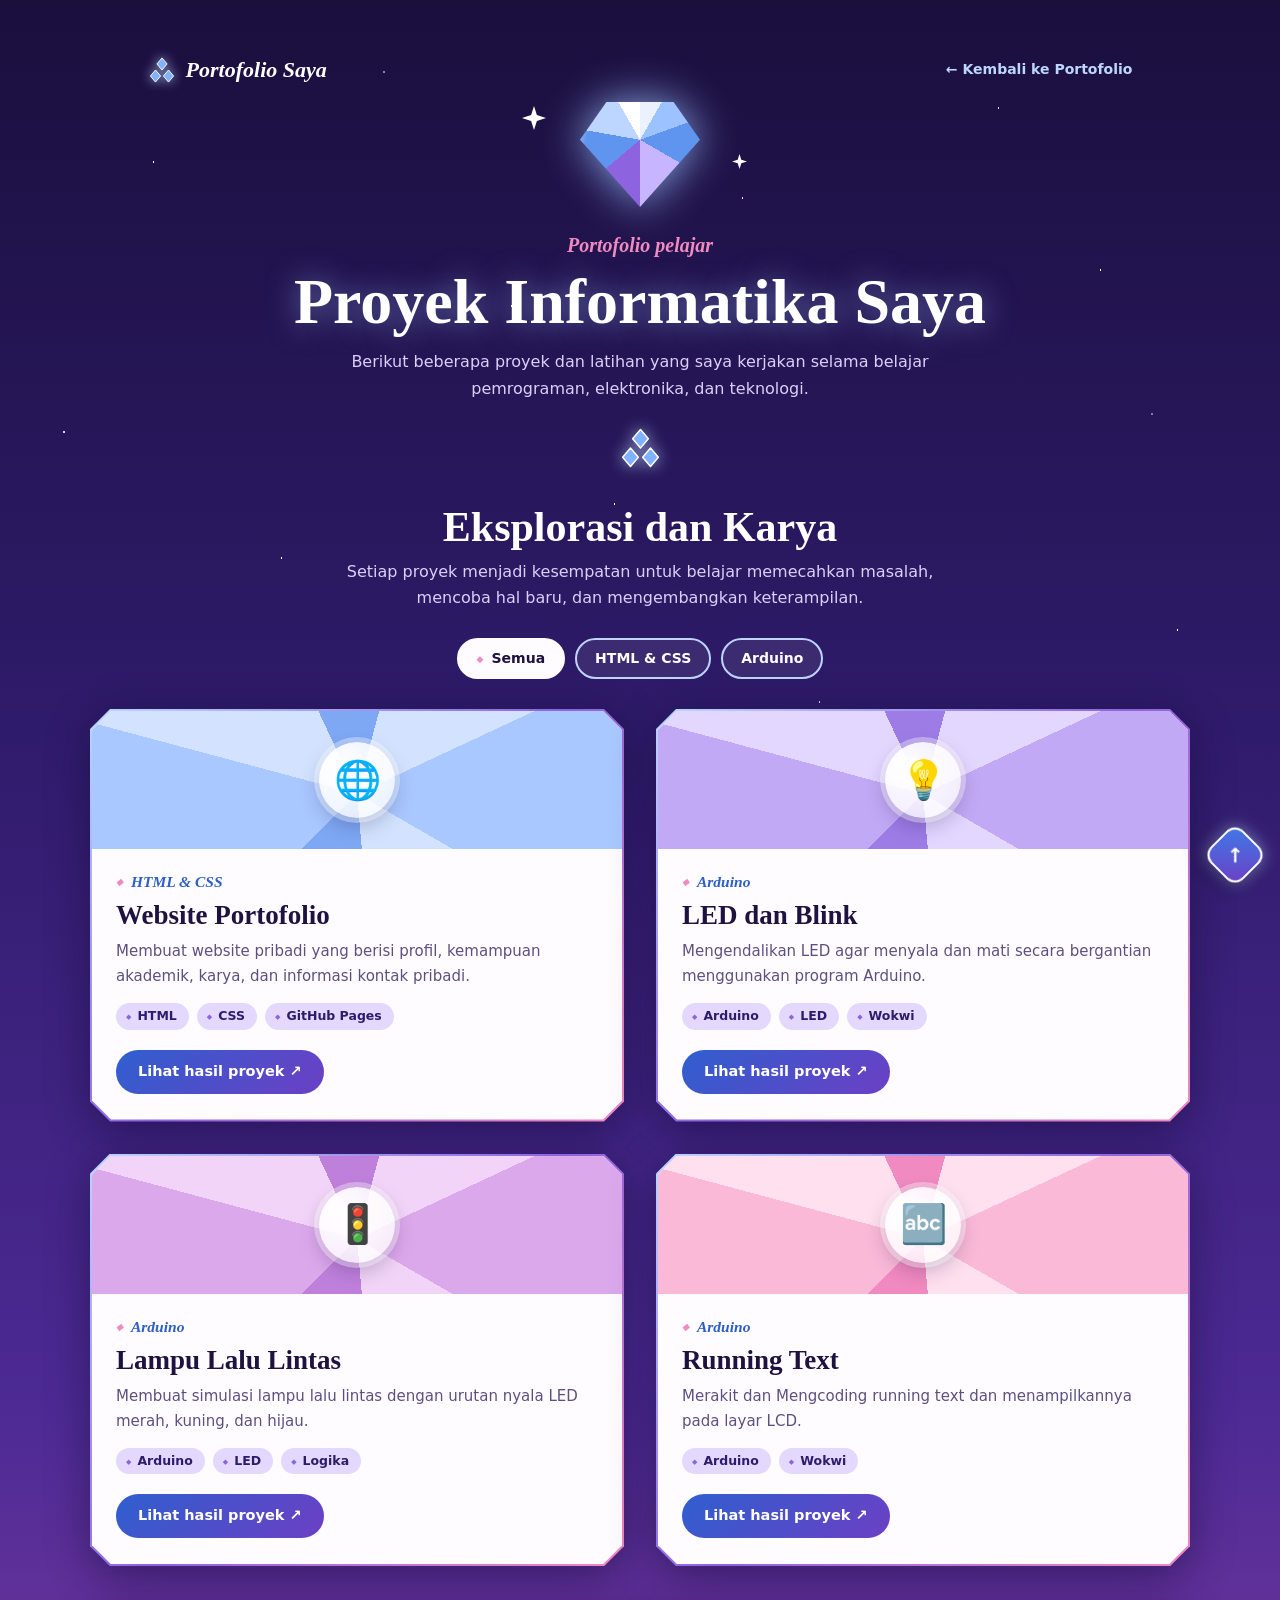
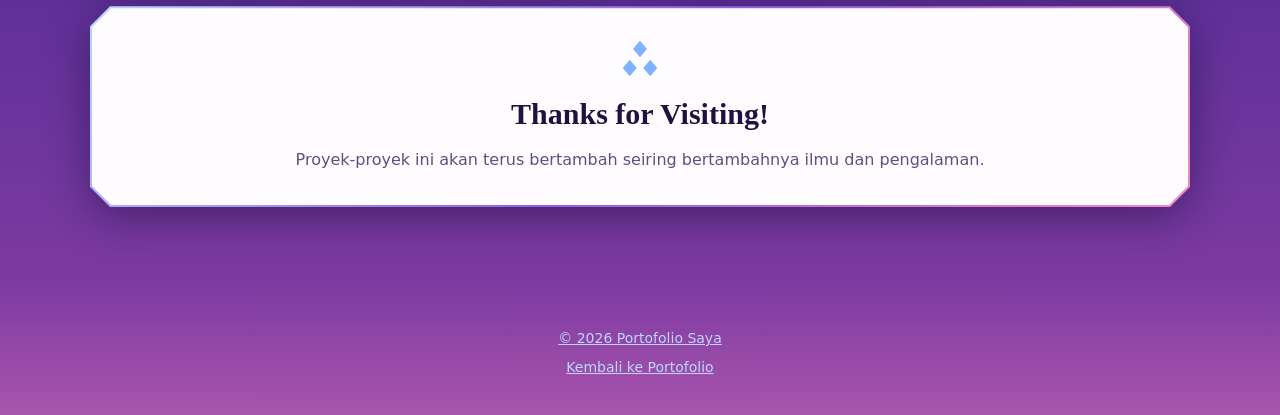
<file: yeh.html>
<!DOCTYPE html>
<html lang="id">
<head>
  <meta charset="UTF-8">
  <meta name="viewport" content="width=device-width, initial-scale=1.0">
  <meta name="description" content="Kumpulan proyek Informatika saya.">
  <title>Proyek Informatika Saya</title>
  <link rel="stylesheet" href="yeh.css">
</head>
<body id="top">
  <a class="skip" href="#koleksi">Lewati ke daftar proyek</a>

  <header class="hero">
    <nav class="bar">
      <a class="logo" href="index.html"><span class="mark" aria-hidden="true"></span>Portofolio Saya</a>
      <a class="back" href="index.html">← Kembali ke Portofolio</a>
    </nav>
    <div class="hero-in">
      <div class="jewel" aria-hidden="true"></div>
      <p class="kicker">Portofolio pelajar</p>
      <h1>Proyek Informatika Saya</h1>
      <p class="lede">Berikut beberapa proyek dan latihan yang saya kerjakan selama belajar pemrograman, elektronika, dan teknologi.</p>
    </div>
    <div class="sep" aria-hidden="true"></div>
  </header>

  <main class="wrap">
    <section class="intro">
      <h2>Eksplorasi dan Karya</h2>
      <p>Setiap proyek menjadi kesempatan untuk belajar memecahkan masalah, mencoba hal baru, dan mengembangkan keterampilan.</p>
    </section>

    <!-- Filter: id radio (f-...) harus sama dengan data-k pada kartu -->
    <div class="chips" role="group" aria-label="Filter kategori">
      <input class="sr-only" type="radio" name="kategori" id="f-semua" checked>
      <label for="f-semua">Semua</label>
      <input class="sr-only" type="radio" name="kategori" id="f-web">
      <label for="f-web">HTML &amp; CSS</label>
      <input class="sr-only" type="radio" name="kategori" id="f-arduino">
      <label for="f-arduino">Arduino</label>
    </div>

    <section class="grid" id="koleksi" aria-label="Daftar proyek Informatika">
      <article class="gem" data-k="web">
        <div class="gem-cut"><div class="gem-face">
          <div class="facets t-sapphire"><span class="orb" aria-hidden="true">🌐</span></div>
          <div class="gem-body">
            <p class="cat">HTML &amp; CSS</p>
            <h3>Website Portofolio</h3>
            <p class="desc">Membuat website pribadi yang berisi profil, kemampuan akademik, karya, dan informasi kontak pribadi.</p>
            <ul class="tags"><li>HTML</li><li>CSS</li><li>GitHub Pages</li></ul>
            <a class="go" href="index.html">Lihat hasil proyek ↗</a>
          </div>
        </div></div>
      </article>

      <article class="gem" data-k="arduino">
        <div class="gem-cut"><div class="gem-face">
          <div class="facets t-amethyst"><span class="orb" aria-hidden="true">💡</span></div>
          <div class="gem-body">
            <p class="cat">Arduino</p>
            <h3>LED dan Blink</h3>
            <p class="desc">Mengendalikan LED agar menyala dan mati secara bergantian menggunakan program Arduino.</p>
            <ul class="tags"><li>Arduino</li><li>LED</li><li>Wokwi</li></ul>
            <a class="go" href="https://wokwi.com/projects/481715443906320385">Lihat hasil proyek ↗</a>
          </div>
        </div></div>
      </article>

      <article class="gem" data-k="arduino">
        <div class="gem-cut"><div class="gem-face">
          <div class="facets t-orchid"><span class="orb" aria-hidden="true">🚦</span></div>
          <div class="gem-body">
            <p class="cat">Arduino</p>
            <h3>Lampu Lalu Lintas</h3>
            <p class="desc">Membuat simulasi lampu lalu lintas dengan urutan nyala LED merah, kuning, dan hijau.</p>
            <ul class="tags"><li>Arduino</li><li>LED</li><li>Logika</li></ul>
            <a class="go" href="https://wokwi.com/projects/481715478241976321">Lihat hasil proyek ↗</a>
          </div>
        </div></div>
      </article>

      <article class="gem" data-k="arduino">
        <div class="gem-cut"><div class="gem-face">
          <div class="facets t-rose"><span class="orb" aria-hidden="true">🔤</span></div>
          <div class="gem-body">
            <p class="cat">Arduino</p>
            <h3>Running Text</h3>
            <p class="desc">Merakit dan Mengcoding running text dan menampilkannya pada layar LCD.</p>
            <ul class="tags"><li>Arduino</li><li>Wokwi</li></ul>
            <a class="go" href="https://wokwi.com/projects/478025326159500289">Lihat hasil proyek ↗</a>
          </div>
        </div></div>
      </article>

      <!-- Tempel kartu proyek lainnya di sini. Warna permata: t-sapphire, t-amethyst, t-orchid,
           t-rose, t-ice, t-lilac, t-periwinkle, t-plum. Jangan lupa data-k. -->
    </section>

    <section class="gem note">
      <div class="gem-cut"><div class="gem-face note-body">
        <h2>Thanks for Visiting!</h2>
        <p>Proyek-proyek ini akan terus bertambah seiring bertambahnya ilmu dan pengalaman.</p>
      </div></div>
    </section>
  </main>

  <footer class="foot">
    <p><a href="index.html">© 2026 Portofolio Saya</a></p>
    <p><a href="index.html">Kembali ke Portofolio</a></p>
  </footer>

  <a class="up" href="#top" aria-label="Kembali ke atas"><span aria-hidden="true">↑</span></a>
</body>
</html>
</file>
<file: port.css>
@property --n{syntax:'<integer>';inherits:false;initial-value:0}

:root{--midnight:#1a0f3d;--indigo:#2f1b6b;--violet:#6c3fc4;--amethyst:#8d63e0;--sapphire:#3f7ae8;--sapphire-d:#2d5fc4;--ice:#bcd6ff;--lilac:#e4d8ff;--rose:#f08ac0;--pearl:#fffcff;--ink:#1d1240;--muted:#5d5080;--serif:'Fraunces',Georgia,'Times New Roman',serif;--sans:'Nunito',system-ui,Arial,sans-serif;
--cut:polygon(20px 0,calc(100% - 20px) 0,100% 20px,100% calc(100% - 20px),calc(100% - 20px) 100%,20px 100%,0 calc(100% - 20px),0 20px);
--cut-in:polygon(19px 0,calc(100% - 19px) 0,100% 19px,100% calc(100% - 19px),calc(100% - 19px) 100%,19px 100%,0 calc(100% - 19px),0 19px);
--gem:polygon(22% 0,78% 0,100% 36%,50% 100%,0 36%);
--gems:url("data:image/svg+xml,%3Csvg xmlns='http://www.w3.org/2000/svg' viewBox='0 0 30 28'%3E%3Cpath fill='%2380b2ff' stroke='%23ffffff' stroke-width='1' stroke-linejoin='round' d='M15 1l5.5 6.5L15 14 9.5 7.5z M8 14l5.5 6.5L8 27 2.5 20.5z M22 14l5.5 6.5L22 27l-5.5-6.5z'/%3E%3C/svg%3E")}
*{box-sizing:border-box}
html{scroll-behavior:smooth}
::selection{background:var(--rose);color:var(--ink)}
:focus-visible{outline:3px solid var(--rose);outline-offset:3px}
input:focus-visible+label{outline:3px solid var(--rose);outline-offset:3px;border-radius:12px}
.sr-only{position:absolute;width:1px;height:1px;margin:-1px;padding:0;overflow:hidden;clip:rect(0 0 0 0);white-space:nowrap;border:0}

body{margin:0;font:500 17px/1.65 var(--sans);color:#f3ebff;background:linear-gradient(180deg,var(--midnight) 0%,var(--indigo) 36%,#4d2a94 70%,#8a3fa5 100%)}
body>*{position:relative;z-index:1}
body::before,body::after{content:"";position:fixed;inset:0;z-index:0;pointer-events:none;animation:twinkle 6s ease-in-out infinite}
body::before{background:radial-gradient(1.6px 1.6px at 12% 18%,#fff 50%,transparent 51%),radial-gradient(1.2px 1.2px at 78% 12%,#cfe0ff 50%,transparent 51%),radial-gradient(2px 2px at 40% 34%,#fff 50%,transparent 51%),radial-gradient(1.4px 1.4px at 90% 46%,#ffd9ec 50%,transparent 51%),radial-gradient(1.6px 1.6px at 22% 62%,#fff 50%,transparent 51%),radial-gradient(1.2px 1.2px at 64% 78%,#cfe0ff 50%,transparent 51%),radial-gradient(2px 2px at 8% 88%,#fff 50%,transparent 51%)}
body::after{animation-delay:3s;background:radial-gradient(1.4px 1.4px at 30% 8%,#fff 50%,transparent 51%),radial-gradient(1.8px 1.8px at 58% 22%,#ffd9ec 50%,transparent 51%),radial-gradient(1.2px 1.2px at 86% 30%,#fff 50%,transparent 51%),radial-gradient(1.6px 1.6px at 5% 48%,#cfe0ff 50%,transparent 51%),radial-gradient(1.4px 1.4px at 48% 56%,#fff 50%,transparent 51%),radial-gradient(1.8px 1.8px at 92% 70%,#fff 50%,transparent 51%),radial-gradient(1.2px 1.2px at 36% 94%,#ffd9ec 50%,transparent 51%)}
@keyframes twinkle{0%,100%{opacity:.3}50%{opacity:1}}

.jewel::before{content:"";position:absolute;inset:0;clip-path:var(--gem);background:conic-gradient(from 0deg at 50% 36%,#fff 0 30deg,#9cc2ff 30deg 70deg,#5f95ee 70deg 120deg,#c7b5ff 120deg 180deg,#9cc2ff 180deg 230deg,#5f95ee 230deg 280deg,#eaf2ff 280deg 330deg,#fff 330deg 360deg)}

header{position:relative;z-index:1;text-align:center;padding:84px 20px 84px}

header::after{content:"";position:absolute;left:0;right:0;bottom:12px;height:36px;background:var(--gems) 10% 50%/auto 100% no-repeat;filter:drop-shadow(0 0 8px rgba(188,214,255,.8));animation:stroll 8s ease-in-out infinite alternate}
@keyframes stroll{to{background-position:90% 50%}}

.bunting{position:absolute;top:0;left:0;right:0;display:flex;padding:0 6px;border-top:3px solid var(--ice)}
.bunting i{flex:1;height:clamp(26px,4vw,44px);margin:0 2px;clip-path:polygon(0 0,100% 0,50% 100%);transform-origin:top}
.bunting i:hover{animation:flip .6s}
.bunting i:nth-child(4n+1){background:linear-gradient(90deg,#d3e3ff 50%,#7ea8f4 50%)}
.bunting i:nth-child(4n+2){background:linear-gradient(90deg,#ffe0ef 50%,#f08ac0 50%)}
.bunting i:nth-child(4n+3){background:linear-gradient(90deg,#e3d6ff 50%,#9d7ce6 50%)}
.bunting i:nth-child(4n){background:linear-gradient(90deg,#e6f1ff 50%,#9fc3f5 50%)}
@keyframes flip{50%{transform:rotateX(180deg)}}

@keyframes bob{50%{transform:translateY(-8px)}}

.stage{position:relative;width:120px;margin:0 auto 20px}
.jewel-btn{display:block;width:120px;cursor:pointer;perspective:600px;-webkit-tap-highlight-color:transparent;animation:bob 4s ease-in-out infinite}
.jewel-tilt{display:block;transition:transform .2s ease-out}
.jewel{position:relative;display:block;width:120px;height:105px;filter:drop-shadow(0 0 22px rgba(156,194,255,.85));transition:filter .3s}
.jewel::after{content:"";position:absolute;inset:0;clip-path:var(--gem);background:linear-gradient(105deg,transparent 40%,rgba(255,255,255,.95) 50%,transparent 60%) 0 0/250% 100%;animation:glint 2.2s .5s ease-out both}
.jewel-btn:hover .jewel{filter:drop-shadow(0 0 30px rgba(240,138,192,.85))}
.jewel-btn:active .jewel-tilt{transform:scale(.92)}
.jewel-btn:hover .jewel-tilt{animation:sway 2.4s ease-in-out infinite}
#kilau:checked+.jewel-btn .jewel-tilt{animation:spin .9s cubic-bezier(.3,1.3,.5,1),sway 2.4s .9s ease-in-out infinite}
#kilau:checked+.jewel-btn .jewel::after{animation:glint2 .9s ease-out both}
@keyframes glint{to{background-position:100% 0}}
@keyframes glint2{to{background-position:100% 0}}
@keyframes sway{0%,100%{transform:rotateY(0)}25%{transform:rotateY(28deg)}75%{transform:rotateY(-28deg)}}
@keyframes spin{0%{transform:rotateY(0) scale(1)}50%{transform:rotateY(180deg) scale(1.18)}100%{transform:rotateY(360deg) scale(1)}}

.sparks{position:absolute;left:50%;top:52px;z-index:3;width:0;height:0;pointer-events:none}
.sparks i{position:absolute;left:0;top:0;width:var(--s);height:var(--s);margin:calc(var(--s)/-2) 0 0 calc(var(--s)/-2);background:var(--c);opacity:0;clip-path:polygon(50% 0,62% 38%,100% 50%,62% 62%,50% 100%,38% 62%,0 50%,38% 38%)}
.sparks i:nth-child(even){clip-path:polygon(50% 0,100% 50%,50% 100%,0 50%)}
#kilau:checked~.sparks i{animation:pop 1.8s var(--t,0s) ease-out infinite}
.sparks i:nth-child(1){--dx:-110px;--dy:-30px;--s:16px;--c:#fff}
.sparks i:nth-child(2){--dx:100px;--dy:-50px;--s:12px;--c:#bcd6ff;--t:.3s}
.sparks i:nth-child(3){--dx:-70px;--dy:-90px;--s:10px;--c:#f08ac0;--t:.6s}
.sparks i:nth-child(4){--dx:80px;--dy:40px;--s:18px;--c:#fff;--t:.9s}
.sparks i:nth-child(5){--dx:-100px;--dy:50px;--s:12px;--c:#c7b5ff;--t:1.2s}
.sparks i:nth-child(6){--dx:20px;--dy:-100px;--s:14px;--c:#f08ac0;--t:1.5s}
@keyframes pop{0%{transform:translate(0,0) scale(.2) rotate(0);opacity:0}15%{opacity:1}100%{transform:translate(var(--dx),var(--dy)) scale(1) rotate(160deg);opacity:0}}

header h1{position:relative;margin:0;font:700 clamp(36px,9vw,60px)/1.08 var(--serif);color:#fff;text-shadow:0 0 30px rgba(156,194,255,.55)}
header h1 label{cursor:pointer}
header h1 label:hover{text-shadow:0 0 34px rgba(240,138,192,.7)}
header h1 .b{display:none}
#yee:checked~h1 .a{display:none}
#yee:checked~h1 .b{display:inline}

.sign{display:inline-block;margin-top:20px}
.sign:focus-within{outline:3px solid var(--rose);outline-offset:6px;border-radius:999px}
.sign label{display:none;padding:8px 26px;font:800 16px/1.3 var(--sans);color:var(--ink);background:var(--pearl);border:2px solid var(--ice);border-radius:999px;box-shadow:0 0 18px rgba(188,214,255,.45);cursor:pointer;transition:transform .2s}
.sign label::before{content:"\25C6";font-size:9px;margin-right:9px;color:var(--rose);vertical-align:2px}
.sign label:hover{transform:translateY(-2px)}
#s0:checked~.l0,#s1:checked~.l1,#s2:checked~.l2,#s3:checked~.l3{display:inline-block}

section{position:relative;z-index:1;width:calc(100% - 24px);max-width:720px;margin:76px auto 34px;padding:52px 30px 32px;color:var(--ink);filter:drop-shadow(0 10px 22px rgba(10,4,40,.45))}
section::before,.skill-card::before,.project-card::before{content:"";position:absolute;inset:0;z-index:-1;clip-path:var(--cut);background:linear-gradient(135deg,var(--g1,var(--ice)),var(--amethyst) 50%,var(--g2,var(--rose)))}
section::after,.skill-card::after,.project-card::after{content:"";position:absolute;inset:2px;z-index:-1;clip-path:var(--cut-in);background:var(--f,var(--pearl))}
summary{display:block;list-style:none;cursor:pointer}
summary::-webkit-details-marker{display:none}
h2{position:relative;isolation:isolate;width:max-content;max-width:calc(100% + 36px);margin:-84px auto 22px;padding:10px 46px 12px;text-align:center;font:italic 600 26px/1.15 var(--serif);color:#fff;text-shadow:0 1px 8px rgba(29,18,64,.45);user-select:none;filter:drop-shadow(0 6px 10px rgba(10,4,40,.4))}
h2::before{content:"";position:absolute;inset:0;z-index:-1;clip-path:polygon(20px 0,calc(100% - 20px) 0,100% 50%,calc(100% - 20px) 100%,20px 100%,0 50%);background:linear-gradient(135deg,var(--sapphire),var(--violet))}
details[open] h2::after{content:" ▾"}
details:not([open]) h2::after{content:" ▸"}
summary:hover h2{filter:drop-shadow(0 6px 10px rgba(10,4,40,.4)) brightness(1.12)}
h3{margin:0 0 8px;font:700 24px/1.2 var(--serif);color:var(--ink)}
p{margin:0 0 12px}
.description{text-align:center;color:var(--muted)}

.profile{margin-top:46px;padding-top:64px;text-align:center}
.profile h2{margin:0 auto 16px}
.photo{display:inline-block;margin:0 0 22px;border-radius:50%;line-height:0;cursor:pointer}
.photo img{width:160px;height:160px;object-fit:cover;border-radius:50%;border:4px solid #fff;box-shadow:0 0 0 5px var(--amethyst),0 0 0 8px var(--ice),0 0 26px rgba(156,194,255,.8);transition:transform .8s cubic-bezier(.3,1.3,.5,1)}
.photo:hover img{transform:scale(1.04)}
#spin:checked+.photo img{transform:rotate(360deg)}
.tiara{position:absolute;left:50%;top:8px;z-index:2;width:92px;height:54px;margin-left:-46px;cursor:pointer;transform-origin:50% 100%;transition:transform .35s;filter:drop-shadow(0 0 8px rgba(188,214,255,.9))}
.tiara::before{content:"";position:absolute;inset:0;clip-path:polygon(0 100%,5% 30%,28% 60%,50% 0,72% 60%,95% 30%,100% 100%);background:linear-gradient(135deg,#fff,var(--ice) 45%,var(--amethyst))}
.tiara::after{content:"";position:absolute;left:50%;top:46%;width:14px;height:16px;margin-left:-7px;clip-path:polygon(50% 0,100% 40%,50% 100%,0 40%);background:var(--rose)}
#tiara:checked+.tiara{transform:rotate(-14deg) translateY(-4px)}

.skill-card,.project-card{position:relative;isolation:isolate;margin:20px 0;padding:22px 26px;color:var(--muted);filter:drop-shadow(0 4px 10px rgba(29,18,64,.22));transition:transform .25s}
.skill-card:nth-child(even of .skill-card),.project-card:nth-child(even of .project-card){--g1:var(--rose);--g2:var(--ice);--f:#fbf3ff}
.skill-card:hover,.project-card:hover{transform:translateY(-3px)}
.hit{position:absolute;inset:0;z-index:2;cursor:pointer}

.progress{height:16px;margin-top:38px;background:var(--lilac);border:2px solid var(--ice);border-radius:20px}
.progress-bar{position:relative;height:100%;border-radius:20px;animation:g1 1.1s cubic-bezier(.2,.8,.2,1);background:linear-gradient(90deg,var(--ice),var(--c,var(--sapphire)))}
.progress-bar::after{content:"";position:absolute;right:-11px;bottom:calc(100% + 5px);width:22px;height:20px;clip-path:var(--gem);background:linear-gradient(135deg,#fff,var(--c,var(--sapphire)))}
.skill-card .percentage{--n:var(--v);counter-reset:p var(--n);margin:10px 0 0;font-size:14px;font-weight:800;color:var(--sapphire-d);animation:c1 1.1s cubic-bezier(.2,.8,.2,1)}
.percentage::after{content:"Penguasaan: " counter(p) "%"}
.skill-card input:checked~.progress .progress-bar{animation-name:g2}
.skill-card input:checked~.percentage{animation-name:c2}
@keyframes g1{from{width:0}}
@keyframes g2{from{width:0}}
@keyframes c1{from{--n:0}}
@keyframes c2{from{--n:0}}

.project-card b{color:var(--ink)}
.project-card .category{display:inline-block;margin:0 0 6px;font:italic 600 14px/1.4 var(--serif);letter-spacing:.06em;color:var(--sapphire-d)}
.category::before{content:"\25C6";font-size:9px;margin-right:8px;color:var(--rose);vertical-align:2px}

.chips{display:flex;flex-wrap:wrap;justify-content:center;gap:10px;margin:0 0 22px}
.chips label{cursor:pointer;font-weight:800;font-size:14px;color:var(--indigo);padding:6px 18px;border-radius:999px;border:2px solid var(--ice);background:var(--lilac);transition:background .2s,color .2s}
.chips label:hover{background:#d3c3fb}
.chips input:checked+label{background:var(--indigo);color:#fff;border-color:var(--indigo)}
.chips input:checked+label::before{content:"\25C6";font-size:9px;margin-right:8px;color:var(--rose);vertical-align:1px}
.proj:has(#f-info:checked) .project-card:not([data-k="info"]),
.proj:has(#f-eng:checked) .project-card:not([data-k="eng"]),
.proj:has(#f-mat:checked) .project-card:not([data-k="mat"]){display:none}

.project-button,.contact-button{color:#fff;text-decoration:none;background:linear-gradient(135deg,#2f5fcf,var(--violet));transition:transform .2s,box-shadow .2s}
.project-button{display:inline-flex;align-items:center;gap:8px;padding:10px 22px;border-radius:999px;font-weight:800;font-size:14.5px}
.project-button::after{content:"\2197"}
.project-button:hover,.contact-button:hover{transform:translateY(-2px);box-shadow:0 0 0 4px rgba(63,122,232,.25),0 8px 18px rgba(63,122,232,.4)}

.contact{--f:linear-gradient(180deg,#fff,#f6e9ff);text-align:center}
.contact h2::before{background:linear-gradient(135deg,#d9609f,var(--rose))}
.contact-button{display:block;margin:14px 0;padding:14px 18px;border-radius:18px;font:700 20px/1.25 var(--serif)}
.contact-button span{display:block;margin-top:2px;font:500 14px/1.4 var(--sans);color:var(--lilac)}

footer{position:relative;z-index:1;margin-top:60px;padding:44px 20px 70px;text-align:center;font-size:14px;font-weight:700;color:#f3e9ff;background:linear-gradient(180deg,transparent,rgba(240,138,192,.3))}
footer p{margin:0}
footer a{color:var(--ice);text-decoration:none}
footer a:hover{text-decoration:underline}
.row{display:flex;justify-content:center;gap:8px;margin-top:12px;font-size:24px}
.row>span{display:inline-block;transition:transform .2s}
.row>span:hover{transform:translateY(-3px)}

.up{position:fixed;right:22px;bottom:22px;z-index:50;width:46px;height:46px;display:grid;place-items:center;border-radius:12px;border:2px solid #fff;color:#fff;font-weight:800;text-decoration:none;transform:rotate(45deg);background:linear-gradient(135deg,var(--sapphire),var(--violet));box-shadow:0 8px 20px rgba(10,4,40,.45),0 0 16px rgba(188,214,255,.6)}
.up span{transform:rotate(-45deg);font-size:20px;line-height:1}
@supports (animation-timeline:scroll()){
  .up{animation:up-in linear both;animation-timeline:scroll(root);animation-range:0 450px}
  @keyframes up-in{from{opacity:0;visibility:hidden}to{opacity:1;visibility:visible}}
}

@media(max-width:600px){
  body{font-size:16px}
  header{padding:80px 16px 80px}
  section{margin:70px auto 28px;padding:48px 20px 26px}
  h2{margin-top:-78px;padding:9px 34px 11px;font-size:21px}
  .photo img{width:140px;height:140px}
}

@media(prefers-reduced-motion:reduce){*,::before,::after{animation:none!important;transition:none!important}}
</file>
<file: yeh.css>
.jewel-btn {
  display: block; width: 120px; margin: 0 auto; cursor: pointer;
  perspective: 600px; touch-action: manipulation; -webkit-tap-highlight-color: transparent;
  animation: bob 4s ease-in-out infinite;
}
.jewel-tilt { display: block; transition: transform .2s ease-out; }
.jewel-btn .jewel { display: block; transition: filter .3s ease; }
.jewel-btn:hover .jewel { filter: drop-shadow(0 0 30px rgba(240, 138, 192, .85)); }
.jewel-btn:active .jewel-tilt { transform: scale(.92); }
#kilau:focus-visible + .jewel-btn { outline: 3px solid var(--rose); outline-offset: 8px; border-radius: 12px; }

.jewel-btn:hover .jewel-tilt { animation: sway 2.4s ease-in-out infinite; }

#kilau:checked + .jewel-btn .jewel-tilt { animation: spin .9s cubic-bezier(.3, 1.3, .5, 1), sway 2.4s .9s ease-in-out infinite; }
#kilau:checked + .jewel-btn .jewel { filter: drop-shadow(0 0 32px rgba(240, 138, 192, .9)); }
#kilau:checked + .jewel-btn .jewel::after { animation: glint2 .9s ease-out both; }

@keyframes bob { 50% { transform: translateY(-8px); } }
@keyframes sway { 0%, 100% { transform: rotateY(0); } 25% { transform: rotateY(28deg); } 75% { transform: rotateY(-28deg); } }
@keyframes spin { 0% { transform: rotateY(0) scale(1); } 50% { transform: rotateY(180deg) scale(1.18); } 100% { transform: rotateY(360deg) scale(1); } }
@keyframes glint2 { from { background-position: 0 0; } to { background-position: 100% 0; } }

.sparks { position: absolute; left: 50%; top: 52px; z-index: 3; width: 0; height: 0; pointer-events: none; }
.sparks i {
  position: absolute; left: 0; top: 0; width: var(--s); height: var(--s);
  margin: calc(var(--s) / -2) 0 0 calc(var(--s) / -2); background: var(--c); opacity: 0;
  clip-path: polygon(50% 0, 62% 38%, 100% 50%, 62% 62%, 50% 100%, 38% 62%, 0 50%, 38% 38%);
}
.sparks i:nth-child(even) { clip-path: polygon(50% 0, 100% 50%, 50% 100%, 0 50%); }
#kilau:checked ~ .sparks i { animation: pop 1.8s var(--t, 0s) ease-out infinite; }
.sparks i:nth-child(1) { --dx: -110px; --dy: -30px; --s: 16px; --c: #fff; --t: 0s; }
.sparks i:nth-child(2) { --dx: 100px; --dy: -50px; --s: 12px; --c: #bcd6ff; --t: .25s; }
.sparks i:nth-child(3) { --dx: -70px; --dy: -90px; --s: 10px; --c: #f08ac0; --t: .5s; }
.sparks i:nth-child(4) { --dx: 80px; --dy: 40px; --s: 18px; --c: #fff; --t: .75s; }
.sparks i:nth-child(5) { --dx: -100px; --dy: 50px; --s: 12px; --c: #c7b5ff; --t: 1s; }
.sparks i:nth-child(6) { --dx: 20px; --dy: -100px; --s: 14px; --c: #f08ac0; --t: 1.25s; }
.sparks i:nth-child(7) { --dx: -30px; --dy: 80px; --s: 10px; --c: #9cc2ff; --t: 1.5s; }
.sparks i:nth-child(8) { --dx: 120px; --dy: 10px; --s: 10px; --c: #fff; --t: .9s; }
@keyframes pop {
  0% { transform: translate(0, 0) scale(.2) rotate(0); opacity: 0; }
  15% { opacity: 1; }
  100% { transform: translate(var(--dx), var(--dy)) scale(1) rotate(160deg); opacity: 0; }
}

.sep {
  background-size: auto 100%;
  animation: stroll 8s ease-in-out infinite alternate, hop .5s ease-in-out infinite alternate;
}
@keyframes stroll { from { background-position: 10% 50%; } to { background-position: 90% 50%; } }
@keyframes hop { to { transform: translateY(-4px); } }

@media (prefers-reduced-motion: reduce) {
  .jewel-btn, .sep, .jewel-btn .jewel-tilt, .sparks i, .jewel-btn .jewel::after { animation: none !important; }
  .jewel-tilt { transition: none; }
}

.jewel-btn .mascot { display: block; width: 100%; height: auto; filter: drop-shadow(0 0 22px rgba(156, 194, 255, .85)); transition: filter .3s ease; }
.jewel-btn:hover .mascot, #kilau:checked + .jewel-btn .mascot { filter: drop-shadow(0 0 32px rgba(240, 138, 192, .9)); }


@import url('https://fonts.googleapis.com/css2?family=Fraunces:ital,opsz,wght@0,9..144,600;0,9..144,700;1,9..144,600&family=Nunito:wght@500;700;800&display=swap');

:root {
  --midnight: #1a0f3d;
  --indigo: #2f1b6b;
  --violet: #6c3fc4;
  --amethyst: #8d63e0;
  --sapphire: #3f7ae8;
  --sapphire-d: #2d5fc4;
  --ice: #bcd6ff;
  --lilac: #e4d8ff;
  --rose: #f08ac0;
  --pearl: #fffcff;
  --ink: #1d1240;
  --muted: #5d5080;
  --serif: 'Fraunces', Georgia, 'Times New Roman', serif;
  --sans: 'Nunito', system-ui, Arial, sans-serif;
  /* potongan permata: sudut miring */
  --cut: polygon(20px 0, calc(100% - 20px) 0, 100% 20px, 100% calc(100% - 20px), calc(100% - 20px) 100%, 20px 100%, 0 calc(100% - 20px), 0 20px);
  --cut-in: polygon(19px 0, calc(100% - 19px) 0, 100% 19px, 100% calc(100% - 19px), calc(100% - 19px) 100%, 19px 100%, 0 calc(100% - 19px), 0 19px);
  --gems: url("data:image/svg+xml,%3Csvg xmlns='http://www.w3.org/2000/svg' viewBox='0 0 30 28'%3E%3Cpath fill='%2380b2ff' stroke='%23ffffff' stroke-width='1' stroke-linejoin='round' d='M15 1l5.5 6.5L15 14 9.5 7.5z M8 14l5.5 6.5L8 27 2.5 20.5z M22 14l5.5 6.5L22 27l-5.5-6.5z'/%3E%3C/svg%3E");
}

* { box-sizing: border-box; }
html { scroll-behavior: smooth; }
body {
  margin: 0; font-family: var(--sans); font-weight: 500; line-height: 1.65; color: #f3ebff;
  background: linear-gradient(180deg, var(--midnight) 0%, var(--indigo) 36%, #4d2a94 70%, #8a3fa5 100%);
  background-attachment: scroll;
}
body > * { position: relative; z-index: 1; }
:focus-visible { outline: 3px solid var(--rose); outline-offset: 3px; }
.sr-only {
  position: absolute; width: 1px; height: 1px; margin: -1px; padding: 0;
  overflow: hidden; clip: rect(0 0 0 0); white-space: nowrap; border: 0;
}
.skip { position: absolute; left: -999px; top: 8px; }
.skip:focus { left: 12px; z-index: 100; background: var(--pearl); color: var(--ink); padding: 8px 14px; border-radius: 8px; }

/* ---------- Bintang berkelip di seluruh halaman ---------- */
body::before, body::after { content: ""; position: fixed; inset: 0; z-index: 0; pointer-events: none; animation: twinkle 6s ease-in-out infinite; }
body::before {
  background:
    radial-gradient(1.6px 1.6px at 12% 18%, #fff 50%, transparent 51%),
    radial-gradient(1.2px 1.2px at 78% 12%, #cfe0ff 50%, transparent 51%),
    radial-gradient(2px 2px at 40% 34%, #fff 50%, transparent 51%),
    radial-gradient(1.4px 1.4px at 90% 46%, #ffd9ec 50%, transparent 51%),
    radial-gradient(1.6px 1.6px at 22% 62%, #fff 50%, transparent 51%),
    radial-gradient(1.2px 1.2px at 64% 78%, #cfe0ff 50%, transparent 51%),
    radial-gradient(2px 2px at 8% 88%, #fff 50%, transparent 51%);
}
body::after {
  animation-delay: 3s;
  background:
    radial-gradient(1.4px 1.4px at 30% 8%, #fff 50%, transparent 51%),
    radial-gradient(1.8px 1.8px at 58% 22%, #ffd9ec 50%, transparent 51%),
    radial-gradient(1.2px 1.2px at 86% 30%, #fff 50%, transparent 51%),
    radial-gradient(1.6px 1.6px at 5% 48%, #cfe0ff 50%, transparent 51%),
    radial-gradient(1.4px 1.4px at 48% 56%, #fff 50%, transparent 51%),
    radial-gradient(1.8px 1.8px at 92% 70%, #fff 50%, transparent 51%),
    radial-gradient(1.2px 1.2px at 36% 94%, #ffd9ec 50%, transparent 51%);
}
@keyframes twinkle { 0%, 100% { opacity: .3; } 50% { opacity: 1; } }

/* ---------- Header ---------- */
.bar {
  max-width: 1100px; margin: auto; padding: 0 5%; min-height: 64px;
  display: flex; justify-content: space-between; align-items: center; gap: 16px;
}
.logo {
  display: inline-flex; align-items: center; gap: 10px; color: #fff; text-decoration: none;
  font-family: var(--serif); font-style: italic; font-weight: 600; font-size: 22px;
}
.logo .mark { width: 28px; height: 26px; background: var(--gems) center / contain no-repeat; filter: drop-shadow(0 0 6px rgba(188, 214, 255, .9)); }
.back { color: var(--ice); text-decoration: none; font-size: 14px; font-weight: 700; }
.back:hover { text-decoration: underline; }

.hero { text-align: center; padding: 38px 5% 20px; }
.hero-in { position: relative; max-width: 760px; margin: auto; }

/* Permata besar dengan kilau sekali saat halaman dibuka */
.jewel { position: relative; width: 120px; height: 105px; margin: 0 auto 22px; filter: drop-shadow(0 0 22px rgba(156, 194, 255, .85)); }
.jewel::before, .jewel::after { content: ""; position: absolute; inset: 0; clip-path: polygon(22% 0, 78% 0, 100% 36%, 50% 100%, 0 36%); }
.jewel::before {
  background: conic-gradient(from 0deg at 50% 36%, #eaf2ff 0 30deg, #9cc2ff 30deg 70deg, #5f95ee 70deg 120deg, #c7b5ff 120deg 180deg, #8d63e0 180deg 230deg, #5f95ee 230deg 280deg, #bcd6ff 280deg 330deg, #fff 330deg 360deg);
}
.jewel::after {
  background: linear-gradient(105deg, transparent 40%, rgba(255, 255, 255, .95) 50%, transparent 60%) 0 0 / 250% 100%;
  background-position: 0 0; animation: glint 2.2s .5s ease-out both;
}
@keyframes glint { to { background-position: 100% 0; } }

/* Bintang empat sudut di samping permata */
.hero-in::before, .hero-in::after {
  content: ""; position: absolute; background: #fff; animation: twinkle 3.5s ease-in-out infinite;
  clip-path: polygon(50% 0, 62% 38%, 100% 50%, 62% 62%, 50% 100%, 38% 62%, 0 50%, 38% 38%);
}
.hero-in::before { left: calc(50% - 118px); top: 4px; width: 24px; height: 24px; }
.hero-in::after { left: calc(50% + 92px); top: 52px; width: 15px; height: 15px; animation-delay: 1.6s; }

.kicker { margin: 0 0 6px; font-family: var(--serif); font-style: italic; font-weight: 600; font-size: 20px; color: var(--rose); }
.hero h1 {
  margin: 0 0 14px; font-family: var(--serif); font-weight: 700;
  font-size: clamp(38px, 10vw, 64px); line-height: 1.05; color: #fff;
  text-shadow: 0 0 30px rgba(156, 194, 255, .55);
}
.lede { margin: 0 auto; max-width: 580px; color: #dccffa; font-size: 16px; }
.sep { height: 40px; margin: 26px 0 6px; background: var(--gems) center / contain no-repeat; filter: drop-shadow(0 0 8px rgba(188, 214, 255, .8)); }

/* ---------- Isi ---------- */
.wrap { width: min(1100px, 90%); margin: 0 auto; padding: 10px 0 20px; }
.intro { text-align: center; }
.intro h2 { margin: 0 0 8px; font-family: var(--serif); font-weight: 700; font-size: clamp(30px, 7vw, 42px); line-height: 1.12; color: #fff; }
.intro p { margin: 0 auto; max-width: 600px; color: #dccffa; }

.chips { display: flex; flex-wrap: wrap; justify-content: center; gap: 10px; margin: 26px 0 30px; }
.chips label {
  cursor: pointer; font-weight: 800; font-size: 14px; color: #fff; padding: 7px 18px;
  border-radius: 999px; border: 2px solid var(--ice); background: rgba(255, 255, 255, .08);
  transition: background .2s ease, color .2s ease;
}
.chips label:hover { background: rgba(255, 255, 255, .2); }
.chips input:checked + label { background: var(--pearl); color: var(--ink); border-color: var(--pearl); }
.chips input:checked + label::before { content: "\25C6"; font-size: 9px; margin-right: 8px; color: var(--rose); vertical-align: 1px; }
.chips input:focus-visible + label { outline: 3px solid var(--rose); outline-offset: 3px; }
/* Satu baris per kategori: id radio (f-...) = data-k pada kartu */
.wrap:has(#f-web:checked) .gem[data-k]:not([data-k="web"]),
.wrap:has(#f-arduino:checked) .gem[data-k]:not([data-k="arduino"]) { display: none; }

.grid { display: grid; grid-template-columns: 1fr; gap: 28px; }

/* ---------- Kartu: permata dengan sudut terpotong ---------- */
.gem { filter: drop-shadow(0 10px 22px rgba(10, 4, 40, .45)); transition: transform .25s ease, filter .25s ease; }
.gem:hover { transform: translateY(-5px); filter: drop-shadow(0 16px 30px rgba(10, 4, 40, .5)) drop-shadow(0 0 14px rgba(188, 214, 255, .6)); }
.gem-cut { clip-path: var(--cut); padding: 2px; background: linear-gradient(135deg, var(--ice), var(--amethyst) 50%, var(--rose)); }
.gem-face { clip-path: var(--cut-in); background: var(--pearl); color: var(--ink); }

.facets {
  position: relative; height: 138px; display: grid; place-items: center; overflow: hidden;
  background: conic-gradient(from 15deg at 50% 60%, var(--a) 0 50deg, var(--b) 50deg 105deg, var(--a) 105deg 160deg, var(--c) 160deg 210deg, var(--b) 210deg 270deg, var(--a) 270deg 320deg, var(--c) 320deg 360deg);
}
.facets::after {
  content: ""; position: absolute; inset: 0; pointer-events: none;
  background: linear-gradient(105deg, transparent 38%, rgba(255, 255, 255, .7) 50%, transparent 62%);
  transform: translateX(-130%);
}
.gem:hover .facets::after { transform: translateX(130%); transition: transform .8s ease; }
/* Semua warna kartu berasal dari satu keluarga palet */
.t-sapphire { --a: #d3e3ff; --b: #a9c8ff; --c: #7ea8f4; }
.t-amethyst { --a: #e3d6ff; --b: #c2a9f5; --c: #9d7ce6; }
.t-orchid { --a: #f1d4f7; --b: #dca8ec; --c: #bf80db; }
.t-rose { --a: #ffe0ef; --b: #fbb9d8; --c: #f08ac0; }
.t-ice { --a: #e6f1ff; --b: #c4dcff; --c: #9fc3f5; }
.t-lilac { --a: #efe6ff; --b: #d9c8fb; --c: #bba2f0; }
.t-periwinkle { --a: #dfe2ff; --b: #b9bffa; --c: #939cf0; }
.t-plum { --a: #e8d0f3; --b: #c99be0; --c: #a56ac8; }

.orb {
  position: relative; z-index: 1; width: 76px; height: 76px; border-radius: 50%;
  display: grid; place-items: center; font-size: 38px;
  background: radial-gradient(circle at 35% 30%, #fff, rgba(255, 255, 255, .72));
  box-shadow: 0 0 0 5px rgba(255, 255, 255, .35), 0 8px 20px rgba(29, 18, 64, .25);
  transition: transform .4s ease;
}
.gem:hover .orb { transform: scale(1.1); }

.gem-body { padding: 20px 24px 26px; }
.cat { margin: 0 0 6px; font-family: var(--serif); font-style: italic; font-weight: 600; font-size: 15.5px; color: var(--sapphire-d); }
.cat::before { content: "\25C6"; font-size: 9px; margin-right: 8px; color: var(--rose); vertical-align: 2px; }
.gem-body h3 { margin: 0 0 8px; font-family: var(--serif); font-weight: 700; font-size: 27px; line-height: 1.15; color: var(--ink); }
.desc { margin: 0 0 14px; color: var(--muted); font-size: 15px; }
.tags { display: flex; flex-wrap: wrap; gap: 8px; margin: 0 0 20px; padding: 0; list-style: none; }
.tags li { padding: 3px 12px 3px 10px; border-radius: 999px; background: var(--lilac); color: var(--indigo); font-size: 12.5px; font-weight: 800; }
.tags li::before { content: "\25C6"; font-size: 7px; margin-right: 6px; color: var(--amethyst); vertical-align: 1px; }
.go {
  display: inline-flex; align-items: center; gap: 8px; padding: 10px 22px; border-radius: 999px;
  color: #fff; text-decoration: none; font-weight: 800; font-size: 14.5px;
  background: linear-gradient(135deg, #2f5fcf, var(--violet));
  transition: box-shadow .2s ease, transform .2s ease;
}
.go:hover { transform: translateY(-2px); box-shadow: 0 0 0 4px rgba(63, 122, 232, .25), 0 8px 18px rgba(63, 122, 232, .4); }

.note-body { padding: 30px 24px 32px; text-align: center; }
.note-body::before { content: ""; display: block; width: 44px; height: 41px; margin: 0 auto 10px; background: var(--gems) center / contain no-repeat; }
.note-body h2 { margin: 0 0 8px; font-family: var(--serif); font-weight: 700; font-size: 30px; }
.note-body p { margin: 0; color: var(--muted); }
.note { margin: 40px 0 56px; }
.note:hover { transform: none; }

.foot { text-align: center; padding: 44px 16px 30px; font-size: 14px; color: #f3e9ff; background: linear-gradient(180deg, transparent, rgba(240, 138, 192, .3)); }
.foot p { margin: 0 0 6px; }
.foot a { color: var(--ice); }

/* Berlian kembali ke atas (tautan biasa) */
.up {
  position: fixed; right: 22px; bottom: 22px; z-index: 50; width: 46px; height: 46px;
  display: grid; place-items: center; border-radius: 12px; border: 2px solid #fff;
  color: #fff; font-weight: 800; text-decoration: none; transform: rotate(45deg);
  background: linear-gradient(135deg, var(--sapphire), var(--violet));
  box-shadow: 0 8px 20px rgba(10, 4, 40, .45), 0 0 16px rgba(188, 214, 255, .6);
}
.up span { transform: rotate(-45deg); font-size: 20px; line-height: 1; }
@supports (animation-timeline: scroll()) {
  .up { animation: up-in linear both; animation-timeline: scroll(root); animation-range: 0 450px; }
  @keyframes up-in { from { opacity: 0; visibility: hidden; } to { opacity: 1; visibility: visible; } }
}

/* ---------- Responsif ---------- */
@media (max-width: 650px) {
  .logo { font-size: 19px; }
  .back { font-size: 12.5px; }
  .hero-in::before { left: calc(50% - 100px); }
  .hero-in::after { left: calc(50% + 76px); }
}
@media (min-width: 720px) {
  .grid { grid-template-columns: 1fr 1fr; gap: 32px; }
}
@media (prefers-reduced-motion: reduce) {
  body::before, body::after, .hero-in::before, .hero-in::after { animation: none; opacity: .8; }
  .jewel::after { animation: none; }
  .gem, .go, .orb, .chips label { transition: none; }
  .gem:hover, .go:hover, .gem:hover .orb { transform: none; }
}
</file>
<file: nsdc.css>
.shot { position: relative; margin: 0; aspect-ratio: 4 / 3; overflow: hidden; background: var(--lilac); }
.shot img { display: block; width: 100%; height: 100%; object-fit: cover; }

/* Tangkapan layar hasil: tampil utuh, tidak dipotong */
.shot.flat { aspect-ratio: auto; padding: 14px; background: #fff; }
.shot.flat img { height: auto; }

/* Dua foto dalam satu kartu */
.wide { grid-column: 1 / -1; }
.duo { display: grid; gap: 3px; background: var(--pearl); }
.duo .shot:nth-child(2) { aspect-ratio: 3 / 4; }
.duo .shot:nth-child(2) img { object-position: 50% 40%; }


.stats { display: grid; grid-template-columns: repeat(3, 1fr); gap: 10px; margin: 0 0 16px; padding: 0; list-style: none; text-align: center; }
.stats li { padding: 10px 6px; border-radius: 14px; background: var(--lilac); color: var(--indigo); font-size: 13px; font-weight: 800; }
.stats strong { display: block; font-family: var(--serif); font-size: 30px; line-height: 1.1; color: var(--violet); }

@media (min-width: 720px) {
  .duo { grid-template-columns: 4fr 3fr; }

  .duo .shot:nth-child(2) { aspect-ratio: auto; }
  .duo .shot:nth-child(2) img { position: absolute; inset: 0; }
  .shot.flat { padding: 20px 24px; }
}

.intro { margin-bottom: 30px; }

/* Lambang di hero + lambang kecil di kartu proyek */
.jewel-btn { margin-bottom: 22px; }
.jewel-btn .g, .orb .g { animation: gem-float 3.2s ease-in-out infinite; }
.jewel-btn .g:nth-child(2), .orb .g:nth-child(2) { animation-delay: -1.1s; }
.jewel-btn .g:nth-child(3), .orb .g:nth-child(3) { animation-delay: -2.2s; }
@keyframes gem-float { 50% { transform: translateY(-3px); } }

/* ---------- Daftar proyek: kartu + isi yang terbuka di bawahnya (tanpa JavaScript) ---------- */
.stack { display: grid; gap: 32px; margin-bottom: 40px; }
.proyek > .gem { max-width: 520px; margin-inline: auto; }
.facets .orb svg { display: block; width: 46px; height: auto; }

/* Tombol buka/tutup adalah <label> untuk radio tersembunyi */
.go { cursor: pointer; user-select: none; -webkit-tap-highlight-color: transparent; }
.go-tutup, .go-alt { background: linear-gradient(135deg, var(--violet), var(--rose)); }
.go-tutup { display: none; }

.panel { display: none; margin-top: 30px; }
.panel::before { content: ""; display: block; width: 44px; height: 41px; margin: 0 auto 26px; background: var(--gems) center / contain no-repeat; filter: drop-shadow(0 0 8px rgba(188, 214, 255, .8)); }
.panel .note { margin: 36px 0 0; }
.panel .strip:last-child { margin-bottom: 0; }
.panel-end { margin: 30px 0 0; text-align: center; }

/* Radio .proyek > input yang tercentang = proyek yang terbuka (#p0 = semua tertutup) */
.proyek > input:checked ~ .gem .go-buka { display: none; }
.proyek > input:checked ~ .gem .go-tutup { display: inline-flex; }
.proyek > input:checked ~ .panel { display: block; animation: buka .45s ease-out both; }
.proyek > input:focus-visible ~ .gem .go { outline: 3px solid var(--rose); outline-offset: 3px; }
@keyframes buka { from { opacity: 0; transform: translateY(-14px); } }

/* Susunan foto proyek 2 & 3: tiap baris tingginya sama, foto tampil utuh sesuai rasio aslinya */
.strip { display: grid; gap: 28px; margin-bottom: 28px; }
.solo { max-width: 420px; margin-inline: auto; }
.orb.pin { position: absolute; top: 12px; left: 12px; width: 44px; height: 44px; font-size: 22px; }
.cap { height: auto; padding: 18px 20px; text-align: center; }
.cap h3 { margin: 0; font-size: 24px; }
@media (min-width: 720px) {
  .s1 { grid-template-columns: minmax(0, 1fr) minmax(0, 2.67fr); }
  .s2 { grid-template-columns: minmax(0, 1fr) minmax(0, .75fr); max-width: 840px; margin-inline: auto; }
}

@media (prefers-reduced-motion: reduce) {
  .jewel-btn .g, .orb .g { animation: none; }
  .panel { animation: none !important; }
}
</file>
<file: ptk.css>
.jewel-btn { margin-bottom: 22px; }
.intro { margin-bottom: 40px; }

/* ---------- Penjelasan tiap roll ---------- */
.roll { margin: 0 0 68px; }
.roll-head { max-width: 640px; margin: 0 auto 28px; text-align: center; }
.roll-head .kicker { margin: 0 0 4px; }
.roll-head h2 { margin: 0 0 10px; font-family: var(--serif); font-weight: 700; font-size: clamp(28px, 7vw, 40px); line-height: 1.12; color: #fff; }
.roll-head p:not(.kicker) { margin: 0 auto; color: #dccffa; }
.roll-head .tags { justify-content: center; margin: 16px 0 0; }

/* ---------- Roll film ---------- */
/* Susunan tiap roll:
     .pull  kotak centang tersembunyi = "film sudah ditarik atau belum"
     .film  = .can (kaleng film di tepi) + .bay (ruang tempat film keluar)
   Mengetuk .can atau .tab mencentang .pull, lalu CSS menarik film keluar dari kaleng
   (diketuk lagi = digulung kembali). Bagian ini tetap jalan tanpa JavaScript.
   data-from="left"  -> film keluar dari kiri ke kanan
   data-from="right" -> film keluar dari kanan ke kiri
   --h (tinggi frame) diatur per roll lewat atribut style; lebar tiap frame = tinggi x rasio asli fotonya (--r) */
.pull { position: absolute; width: 1px; height: 1px; margin: -1px; padding: 0; border: 0; overflow: hidden; clip-path: inset(50%); white-space: nowrap; }

/* --peek = panjang ujung film kosong (leader) yang menyembul dari kaleng saat tertutup */
.film { --peek: 76px; --shade: 90deg; position: relative; display: flex; align-items: stretch; max-width: 980px; margin-inline: auto; }
.film[data-from="right"] { flex-direction: row-reverse; --shade: 270deg; }


.can {
  position: relative; z-index: 3; flex: none; width: 42px; display: grid; place-items: center; cursor: pointer;
  border: 2px solid #fff; border-radius: 12px 4px 4px 12px;
  background:
    linear-gradient(#1d1347, #1d1347) top / 100% 18px no-repeat,
    linear-gradient(#1d1347, #1d1347) bottom / 100% 18px no-repeat,
    linear-gradient(var(--shade), rgba(10, 4, 40, .5), rgba(255, 255, 255, .28) 30%, rgba(255, 255, 255, 0) 55%, rgba(10, 4, 40, .45)),
    linear-gradient(180deg, var(--sapphire), var(--violet));
  box-shadow: 0 8px 20px rgba(10, 4, 40, .45), 0 0 16px rgba(188, 214, 255, .5);
  transition: filter .2s ease;
  user-select: none; -webkit-user-select: none; touch-action: manipulation; -webkit-tap-highlight-color: transparent;
}
.film[data-from="right"] .can { border-radius: 4px 12px 12px 4px; }
.can:hover { filter: brightness(1.12); }
.pull:focus-visible ~ .film .can { outline: 3px solid var(--rose); outline-offset: 4px; }
/* Celah tempat film keluar */
.can::after { content: ""; position: absolute; top: 12px; bottom: 12px; width: 6px; border-radius: 3px; background: #06020f; box-shadow: 0 0 0 1px rgba(188, 214, 255, .55), 0 0 14px rgba(188, 214, 255, .6); }
.film[data-from="left"] .can::after { right: -5px; }
.film[data-from="right"] .can::after { left: -5px; }
/* Tulisan di badan kaleng berubah sesuai keadaan film */
.can-txt { writing-mode: vertical-rl; font: 800 12px/1 var(--sans); letter-spacing: .14em; color: #fff; text-shadow: 0 1px 8px rgba(10, 4, 40, .7); white-space: nowrap; }
.film[data-from="left"] .can-txt { transform: rotate(180deg); }
.can-txt::before { content: "Tarik film"; }
.pull:checked ~ .film .can-txt::before { content: "Gulung kembali"; }

/* Ruang film: gelap dan kosong saat tertutup, jadi bingkai film saat film keluar */
.bay {
  position: relative; flex: 1; min-width: 0; border-radius: 4px 12px 12px 4px; background: rgba(16, 10, 40, .5);
  box-shadow: 0 0 0 2px rgba(188, 214, 255, .16), 0 16px 36px rgba(10, 4, 40, 0);
  transition: background-color .7s ease, box-shadow .7s ease;
}
.film[data-from="right"] .bay { border-radius: 12px 4px 4px 12px; }
.pull:checked ~ .film .bay { background: #100a28; box-shadow: 0 0 0 2px rgba(188, 214, 255, .3), 0 16px 36px rgba(10, 4, 40, .55); }

/* Jendela: memotong bagian film yang masih berada di dalam kaleng */
.gate { overflow: hidden; border-radius: inherit; isolation: isolate; }

.reel {
  position: relative; container-type: inline-size; overflow-x: auto; overscroll-behavior-x: contain;
  scroll-snap-type: x mandatory; scroll-padding-inline: 16px; scrollbar-width: none;
  border-radius: inherit; background: #100a28;
  /* tertutup: film masuk ke kaleng, hanya ujung kosongnya yang menyembul */
  transform: translateX(calc(var(--peek) - 100%));
  transition: transform .8s cubic-bezier(.65, 0, .35, 1);
}
.film[data-from="right"] .reel { transform: translateX(calc(100% - var(--peek))); }
/* ditarik keluar: meluncur cepat lalu melambat di ujung */
.pull:checked ~ .film .reel { transform: none; transition-duration: 1s; transition-timing-function: cubic-bezier(.2, .8, .2, 1); }
.reel::-webkit-scrollbar { display: none; }
.reel:focus-visible { outline: 3px solid var(--rose); outline-offset: -6px; }

/* Lubang sprocket di tepi atas dan bawah film */
.strip {
  --hole: url("data:image/svg+xml,%3Csvg xmlns='http://www.w3.org/2000/svg' viewBox='0 0 26 14'%3E%3Crect x='5' y='1' width='16' height='12' rx='3' fill='%23f1e9ff'/%3E%3C/svg%3E");
  display: flex; align-items: center; gap: 10px; width: max-content; min-width: 100%;
  padding: 38px 16px; counter-reset: f;
  background: var(--hole) 0 10px / 26px 14px repeat-x, var(--hole) 0 calc(100% - 10px) / 26px 14px repeat-x;
}

/* Satu frame = satu foto/video, ukurannya mengikuti rasio aslinya (tidak dipotong) */
.frame {
  --cut-s: polygon(10px 0, calc(100% - 10px) 0, 100% 10px, 100% calc(100% - 10px), calc(100% - 10px) 100%, 10px 100%, 0 calc(100% - 10px), 0 10px);
  position: relative; flex: none; margin: 0; aspect-ratio: var(--r); background: #000;
  width: min(calc(var(--h) * var(--r)), 86vw);
  width: min(calc(var(--h) * var(--r)), 100cqw - 34px);
  clip-path: var(--cut-s); scroll-snap-align: start; counter-increment: f;
  /* tersembunyi sampai film ditarik; saat digulung kembali, memudar dulu baru disembunyikan */
  opacity: 0; visibility: hidden; transition: opacity .35s ease .25s, visibility 0s linear .6s;
}
.pull:checked ~ .film .frame { opacity: 1; visibility: visible; transition: opacity .6s ease .15s, visibility 0s; }
.frame img, .frame video { display: block; width: 100%; height: 100%; object-fit: contain; background: #000; }
.frame::before {
  content: counter(f, decimal-leading-zero); position: absolute; z-index: 1; top: 10px; left: 14px;
  padding: 1px 10px; border-radius: 999px; background: rgba(26, 15, 61, .75); color: #fff;
  font-weight: 800; font-size: 12px; pointer-events: none;
}

/* Penutup di atas ruang film saat tertutup: area ketuk + petunjuk arah tarikan */
.tab {
  position: absolute; inset: 0; z-index: 2; display: flex; flex-direction: column; align-items: center; justify-content: center; gap: 16px;
  padding: 0 18px; border-radius: inherit; text-align: center; cursor: pointer;
  user-select: none; -webkit-user-select: none; touch-action: manipulation; -webkit-tap-highlight-color: transparent;
  transition: opacity .4s ease .6s, visibility 0s linear .6s;
}
.film[data-from="left"] .tab { padding-left: calc(var(--peek) + 18px); }
.film[data-from="right"] .tab { padding-right: calc(var(--peek) + 18px); }
.pull:checked ~ .film .tab { opacity: 0; visibility: hidden; pointer-events: none; transition: opacity .25s ease, visibility 0s linear .25s; }
.hint { max-width: 200px; font-weight: 800; font-size: 15px; line-height: 1.4; color: var(--ice); text-wrap: balance; }
/* Tiga panah yang menyala bergantian searah tarikan */
.chev { display: flex; gap: 10px; }
.film[data-from="right"] .chev { flex-direction: row-reverse; }
.chev span { display: block; width: 14px; height: 14px; border: solid var(--rose); border-width: 3px 3px 0 0; transform: rotate(45deg); opacity: .25; animation: tarik 1.5s ease-in-out infinite; }
.film[data-from="right"] .chev span { transform: rotate(-135deg); }
.chev span:nth-child(2) { animation-delay: .2s; }
.chev span:nth-child(3) { animation-delay: .4s; }
@keyframes tarik { 50% { opacity: 1; } }

/* ---------- Tombol kiri & kanan (berlian, seperti tombol "kembali ke atas") ---------- */
.nav {
  position: absolute; z-index: 2; top: 50%; width: 46px; height: 46px; margin-top: -23px; padding: 0;
  display: grid; place-items: center; cursor: pointer;
  border: 2px solid #fff; border-radius: 12px; color: #fff; font: 800 26px/1 var(--sans);
  background: linear-gradient(135deg, var(--sapphire), var(--violet));
  box-shadow: 0 8px 20px rgba(10, 4, 40, .45), 0 0 16px rgba(188, 214, 255, .6);
  transform: rotate(45deg); transition: opacity .2s ease, visibility 0s linear .2s, box-shadow .2s ease;
  -webkit-tap-highlight-color: transparent;
}
.nav span { transform: rotate(-45deg); margin-top: -3px; }
.prev { left: 12px; }
.next { right: 12px; }
.nav:hover:not(:disabled) { box-shadow: 0 8px 20px rgba(10, 4, 40, .45), 0 0 0 4px rgba(188, 214, 255, .35), 0 0 22px rgba(240, 138, 192, .6); }
.nav:disabled { opacity: .3; cursor: default; }
.nav:focus-visible { outline: 3px solid var(--rose); outline-offset: 4px; }
/* tombol baru muncul setelah film hampir selesai keluar */
.pull:not(:checked) ~ .film .nav { opacity: 0; visibility: hidden; pointer-events: none; }
.pull:checked ~ .film .nav { animation: muncul .4s ease .75s backwards; }
@keyframes muncul { from { opacity: 0; } }

.count { margin: 16px 0 0; text-align: center; font-weight: 800; font-size: 14px; letter-spacing: .06em; color: var(--ice); transition: opacity .4s ease .7s, visibility 0s linear .7s; }
.pull:not(:checked) ~ .count { opacity: 0; visibility: hidden; transition: none; }
.roll:last-child { margin-bottom: 20px; }

@media (prefers-reduced-motion: reduce) {
  .can, .bay, .reel, .frame, .tab, .nav, .count { transition: none !important; }
  .nav { animation: none !important; }
  .chev span { animation: none !important; opacity: .7; }
}
</file>
